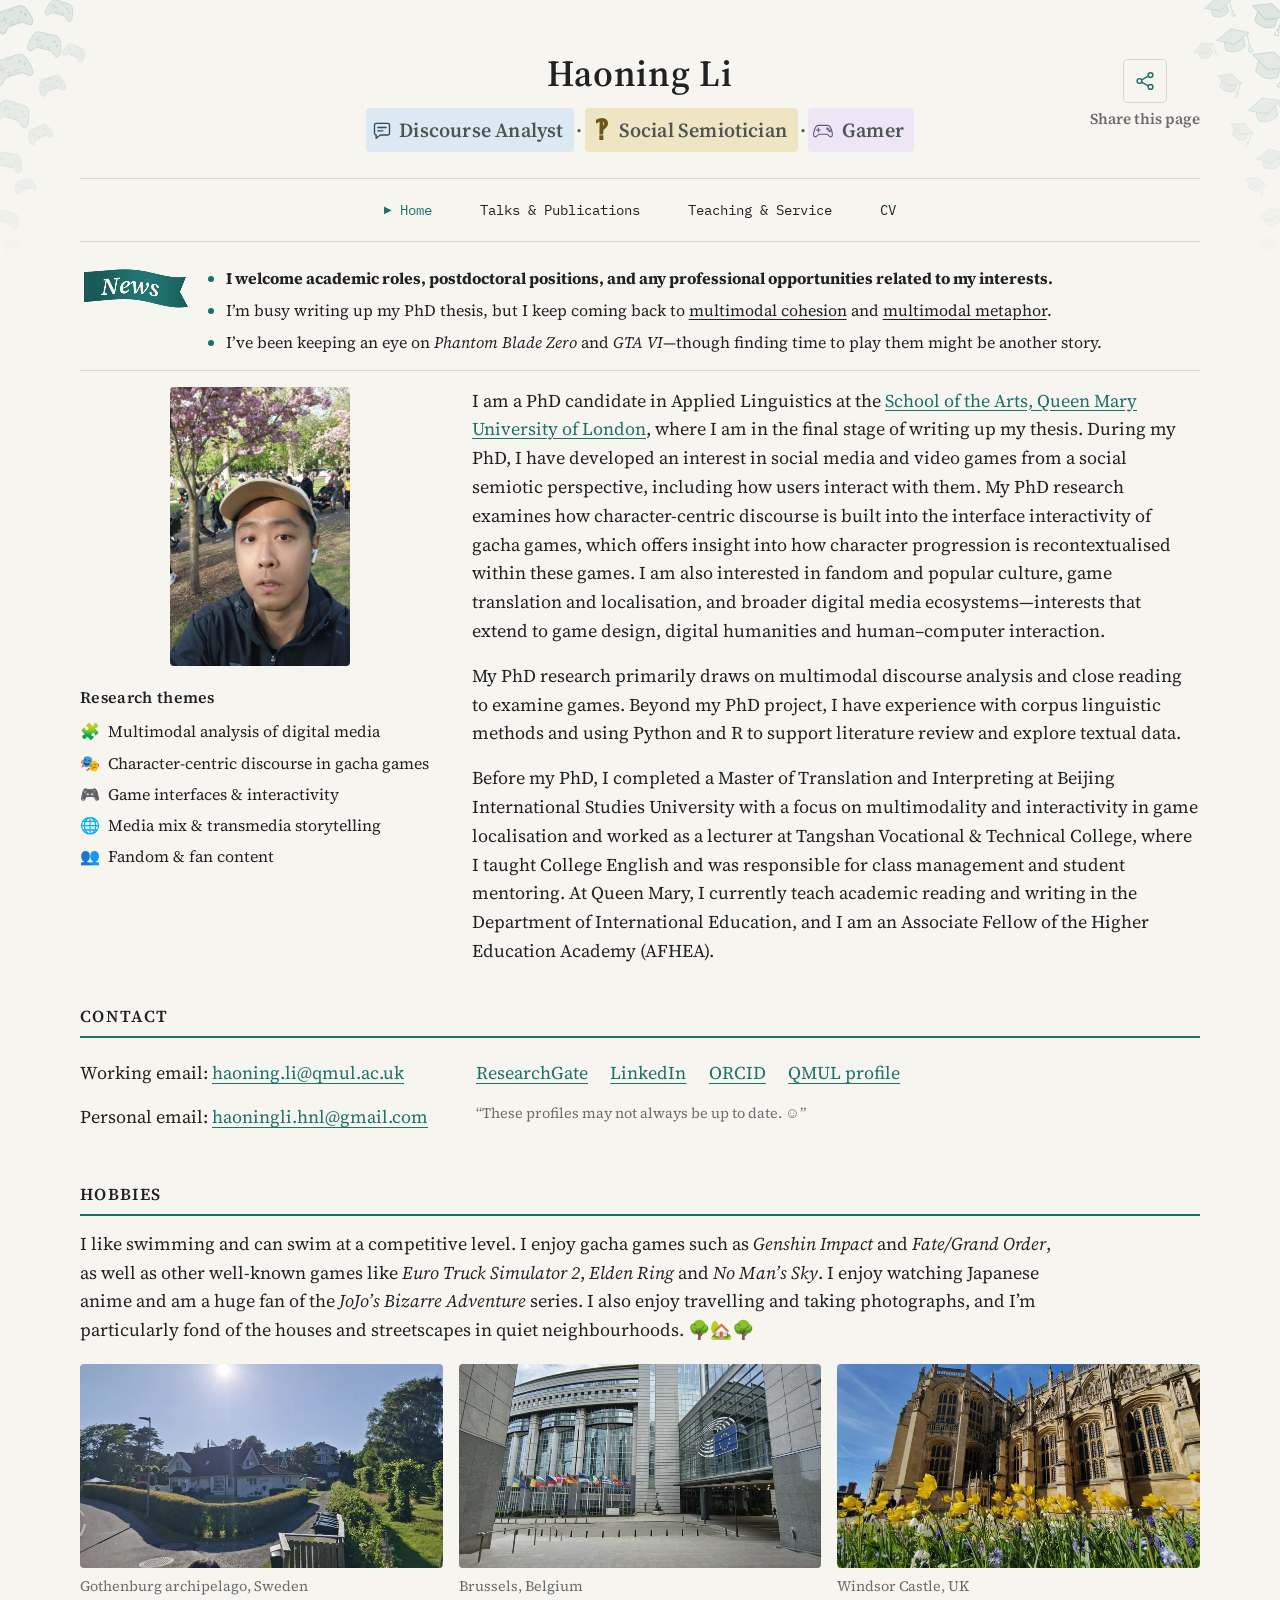
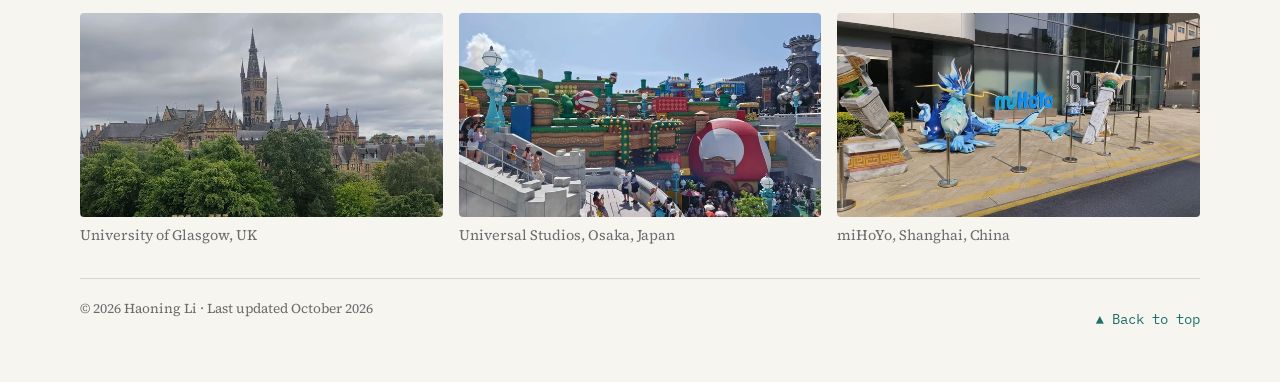
<file: index.html>
<!DOCTYPE html>
<html lang="en">
<head>
<meta charset="utf-8">
<meta name="viewport" content="width=device-width, initial-scale=1">
<title>Haoning Li — Multimodality, Games &amp; Media</title>
  <link rel="canonical" href="https://haoning-li.github.io/">
  <meta property="og:title" content="Haoning Li — Multimodality, Games &amp; Media">
  <meta property="og:site_name" content="Haoning Li — Multimodality, Games &amp; Media">
  <meta property="og:type" content="website">
  <meta property="og:url" content="https://haoning-li.github.io/">
  <meta name="twitter:title" content="Haoning Li — Multimodality, Games &amp; Media">
  <script type="application/ld+json">{"@context":"https://schema.org","@type":"WebSite","name":"Haoning Li — Multimodality, Games & Media","url":"https://haoning-li.github.io/"}</script>
<meta name="description" content="Haoning Li, PhD candidate in Applied Linguistics at Queen Mary University of London. Discourse analysis, social semiotics, multimodality and games.">
<link rel="icon" href="favicon.svg?v=chest-r7" type="image/svg+xml">
<link rel="preconnect" href="https://fonts.googleapis.com">
<link rel="preconnect" href="https://fonts.gstatic.com" crossorigin>
<link href="https://fonts.googleapis.com/css2?family=IBM+Plex+Mono:wght@400&family=Source+Serif+4:ital,opsz,wght@0,8..60,400;0,8..60,600;1,8..60,400&display=swap" rel="stylesheet">
<link rel="stylesheet" href="style.css?v=identity-pulse-r28">
<style>
/* Home-only News divider: match the navigation rule without expanding the gap. */
.news { padding-bottom: 1rem; border-bottom: 1px solid var(--rule); }
.news + .intro { margin-top: 1rem; }

/* Home-only Contact: compact two groups, with Share in the header. */
.contact-layout { grid-template-columns: max-content minmax(0, 1fr); column-gap: clamp(2rem, 4vw, 3rem); row-gap: 1rem; align-items: start; }
.contact-profiles { min-width: 0; }
.contact-profiles .links { align-items: baseline; }
.contact-profiles .links a { white-space: nowrap; }
@media (max-width: 900px) { .contact-layout { grid-template-columns: minmax(0, 1fr); gap: 1rem; } }
</style>
</head>
<body id="top">
<div class="wrap">

<header>
<dialog class="share-fallback share-dialog" id="share-fallback" aria-labelledby="share-help-title">
<div class="share-dialog-heading"><p class="share-dialog-title" id="share-help-title">Copy this name and link</p><button type="button" class="share-dialog-close">× Close</button></div>
<p class="share-dialog-help">Automatic copying is unavailable. You can copy the selected text below.</p>
<label for="share-link">Name and page link:</label>
<input id="share-link" type="text" value="Haoning Li, QMUL — https://haoning-li.github.io/" readonly>
</dialog>

  <div class="header-heading">
  <p class="name">Haoning Li</p>
<div class="header-share">
<div class="share-actions"><button type="button" class="share-trigger" id="share-homepage" aria-label="Share this page: copy name, affiliation and page link" title="Copy name and page link"><span class="share-button" aria-hidden="true"><svg viewBox="0 0 24 24" width="22" height="22" aria-hidden="true" focusable="false"><path d="M8.4 10.8l7.2-4.1M8.4 13.2l7.2 4.1"/><circle cx="6" cy="12" r="2.6"/><circle cx="18" cy="5.5" r="2.6"/><circle cx="18" cy="18.5" r="2.6"/></svg></span><span class="share-label">Share this page</span></button></div>
<p class="share-status" id="share-status" role="status" aria-live="polite" aria-atomic="true"></p>
</div>
  </div>
  <p class="tagline" aria-label="Discourse Analyst, Social Semiotician, Gamer">
    <span class="identity identity-discourse"><svg class="identity-icon" viewBox="0 0 24 24" aria-hidden="true" focusable="false"><path d="M5 4h14a2 2 0 0 1 2 2v10a2 2 0 0 1-2 2h-9l-5 4v-4a2 2 0 0 1-2-2V6a2 2 0 0 1 2-2Z"/><path d="M7 9h10M7 13h6"/></svg><span>Discourse Analyst</span></span>
    <span class="identity-separator" aria-hidden="true">·</span>
    <span class="identity identity-semiotician"><span class="identity-icon interrobang" aria-hidden="true">‽</span><span>Social Semiotician</span></span>
    <span class="identity-separator" aria-hidden="true">·</span>
    <span class="identity identity-gamer"><svg class="identity-icon" viewBox="0 0 100 100" aria-hidden="true" focusable="false"><path d="M28 29c-11 0-15 13-19 29-3 13-2 20 4 23 7 3 13-10 19-12h36c6 2 12 15 19 12 6-3 7-10 4-23-4-16-8-29-19-29z"/><path d="M29 41v18M20 50h18"/><circle cx="71" cy="45" r="3.4"/><circle cx="80" cy="54" r="3.4"/></svg><span>Gamer</span></span>
  </p>
  <nav>
    <ul>
      <li><a href="index.html" aria-current="page">Home</a></li>
      <li><a href="talks-publications.html">Talks &amp; Publications</a></li>
      <li><a href="teaching-service.html">Teaching &amp; Service</a></li>
      <li><a href="Haoning_Li_CV.pdf">CV</a></li>
    </ul>
  </nav>
</header>

<main>

<!-- News: edit the list items below; this flag is decorative, not a control. -->
<section class="news" aria-labelledby="news-title">
  <h2 class="news-flag" id="news-title" aria-label="News">
    <canvas class="news-flag-canvas" width="448" height="176" aria-hidden="true"></canvas>
    <svg class="news-flag-fallback" viewBox="0 0 112 44" width="112" height="44" aria-hidden="true" focusable="false">
      <path d="M4 6 C35 3 69 9 106 6 L100 21 L108 36 C71 40 37 32 4 36 Z" />
      <text x="50" y="29" text-anchor="middle">News</text>
    </svg>
  </h2>
  <ul class="news-copy">
    <li><b>I welcome academic roles, postdoctoral positions, and any professional opportunities related to my interests.</b></li>
    <li>I’m busy writing up my PhD thesis, but I keep coming back to <u>multimodal cohesion</u> and <u>multimodal metaphor</u>.</li>
    <li>I’ve been keeping an eye on <i>Phantom Blade Zero</i> and <i>GTA VI</i>—though finding time to play them might be another story.</li>
  </ul>
</section>


<section class="intro" aria-label="About Haoning Li">
  <aside class="profile-aside" aria-label="Portrait and research themes">
    <div class="photo"><button type="button" class="photo-link" data-full-image="images/portrait-large.webp?v=home-r13" aria-haspopup="dialog" aria-label="View larger portrait of Haoning Li"><img src="images/portrait.webp?v=home-r13" width="540" height="838" fetchpriority="high" decoding="sync" alt="Haoning Li beneath flowering trees"></button></div>
    <section class="research-themes" aria-labelledby="research-themes-title">
      <h2 id="research-themes-title">Research themes</h2>
      <ul>
        <li><span class="theme-icon" aria-hidden="true">🧩</span><span>Multimodal analysis of digital media</span></li>
        <li><span class="theme-icon" aria-hidden="true">🎭</span><span>Character-centric discourse in gacha games</span></li>
        <li><span class="theme-icon" aria-hidden="true">🎮</span><span>Game interfaces &amp; interactivity</span></li>
        <li><span class="theme-icon" aria-hidden="true">🌐</span><span>Media mix &amp; transmedia storytelling</span></li>
        <li><span class="theme-icon" aria-hidden="true">👥</span><span>Fandom &amp; fan content</span></li>
      </ul>
    </section>
  </aside>
  <div class="about"><p>I am a PhD candidate in Applied Linguistics at the <a href="https://www.qmul.ac.uk/arts/">School of the Arts, Queen Mary University of London</a>, where I am in the final stage of writing up my thesis. During my PhD, I have developed an interest in social media and video games from a social semiotic perspective, including how users interact with them. My PhD research examines how character-centric discourse is built into the interface interactivity of gacha games, which offers insight into how character progression is recontextualised within these games. I am also interested in fandom and popular culture, game translation and localisation, and broader digital media ecosystems—interests that extend to game design, digital humanities and human–computer interaction.</p>
<p>My PhD research primarily draws on multimodal discourse analysis and close reading to examine games. Beyond my PhD project, I have experience with corpus linguistic methods and using Python and R to support literature review and explore textual data.</p>
<p>Before my PhD, I completed a Master of Translation and Interpreting at Beijing International Studies University with a focus on multimodality and interactivity in game localisation and worked as a lecturer at Tangshan Vocational &amp; Technical College, where I taught College English and was responsible for class management and student mentoring. At Queen Mary, I currently teach academic reading and writing in the Department of International Education, and I am an Associate Fellow of the Higher Education Academy (AFHEA).</p></div>
</section>

<h2 id="contact">Contact</h2>
<div class="contact-layout">
<div class="contact-main">
<div class="email-addresses">
<p class="email">Working email: <a href="mailto:haoning.li@qmul.ac.uk">haoning.li@qmul.ac.uk</a></p>
<p class="email">Personal email: <a href="mailto:haoningli.hnl@gmail.com">haoningli.hnl@gmail.com</a></p>
</div>
</div>
<div class="contact-profiles">
<!-- Add future profile links as list items here; they wrap in source order. -->
<ul class="links">
  <li><a href="https://www.researchgate.net/profile/Haoning-Li-3?ev=hdr_xprf">ResearchGate</a></li>
  <li><a href="https://www.linkedin.com/in/haoning-li-ddc418">LinkedIn</a></li>
  <li><a href="https://orcid.org/0009-0002-2025-0851">ORCID</a></li>
<li><a href="https://www.qmul.ac.uk/arts/people/academic-and-research-staff/phd-students/haoning-li.html">QMUL profile</a></li>
</ul>
<p class="profile-note">“These profiles may not always be up to date. ☺️”</p>
</div>
</div>

<h2 id="hobbies">Hobbies</h2>
<p class="hobbies-text">I like swimming and can swim at a competitive level. I enjoy gacha games such as <i>Genshin Impact</i> and <i>Fate/Grand Order</i>, as well as other well-known games like <i>Euro Truck Simulator 2</i>, <i>Elden Ring</i> and <i>No Man’s Sky</i>. I enjoy watching Japanese anime and am a huge fan of the <i>JoJo’s Bizarre Adventure</i> series. I also enjoy travelling and taking photographs, and I’m particularly fond of the houses and streetscapes in quiet neighbourhoods. <span class="hobbies-emoji" role="img" aria-label="A house between two trees">🌳🏡🌳</span></p>
<div class="photos travel-photos">
<figure><button type="button" class="photo-link" data-full-image="images/archipelago-large.webp" aria-haspopup="dialog" aria-label="View larger photo: Gothenburg archipelago, Sweden"><img src="images/archipelago.webp" width="720" height="405" loading="eager" decoding="sync" alt="Houses and greenery in the Gothenburg archipelago"></button><figcaption>Gothenburg archipelago, Sweden</figcaption></figure>
<figure><button type="button" class="photo-link" data-full-image="images/brussels-large.webp" aria-haspopup="dialog" aria-label="View larger photo: Brussels, Belgium"><img src="images/brussels.webp" width="720" height="405" loading="eager" decoding="sync" alt="A building and flags in Brussels"></button><figcaption>Brussels, Belgium</figcaption></figure>
<figure><button type="button" class="photo-link" data-full-image="images/windsor-large.webp" aria-haspopup="dialog" aria-label="View larger photo: Windsor Castle, UK"><img src="images/windsor.webp" width="720" height="405" loading="eager" decoding="sync" alt="Windsor Castle with flowers in the foreground"></button><figcaption>Windsor Castle, UK</figcaption></figure>
<figure><button type="button" class="photo-link" data-full-image="images/glasgow-large.webp" aria-haspopup="dialog" aria-label="View larger photo: University of Glasgow, UK"><img src="images/glasgow.webp" width="720" height="405" loading="lazy" decoding="async" alt="The University of Glasgow tower, campus buildings and surrounding trees"></button><figcaption>University of Glasgow, UK</figcaption></figure>
<figure><button type="button" class="photo-link" data-full-image="images/osaka-large.webp" aria-haspopup="dialog" aria-label="View larger photo: Universal Studios, Osaka, Japan"><img src="images/osaka.webp" width="720" height="405" loading="lazy" decoding="async" alt="The Super Nintendo World landscape at Universal Studios in Osaka"></button><figcaption>Universal Studios, Osaka, Japan</figcaption></figure>
<figure><button type="button" class="photo-link" data-full-image="images/mihoyo-large.webp" aria-haspopup="dialog" aria-label="View larger photo: miHoYo, Shanghai, China"><img src="images/mihoyo.webp" width="720" height="405" loading="eager" decoding="sync" alt="A dragon installation outside miHoYo in Shanghai"></button><figcaption>miHoYo, Shanghai, China</figcaption></figure>
</div>

</main>

<footer>
  <span>&copy; 2026 Haoning Li &middot; Last updated October 2026</span>
  <a href="#top">▲ Back to top</a>
</footer>

</div>

<dialog class="photo-viewer" aria-labelledby="photo-viewer-caption">
  <div class="viewer-toolbar">
    <p id="photo-viewer-caption" class="viewer-caption">Photo</p>
    <button class="viewer-close" type="button" aria-label="Close photo viewer" autofocus>× Close</button>
  </div>
  <img class="viewer-image" alt="">
  <p class="viewer-hint">Click the photo or background to close · Esc</p>
</dialog>
<script>
(() => {
  const viewer = document.querySelector('.photo-viewer');
  const image = viewer.querySelector('.viewer-image');
  const caption = viewer.querySelector('.viewer-caption');
  let trigger = null;
  document.querySelectorAll('.photo-link').forEach(button => {
    button.addEventListener('click', () => {
      if (typeof viewer.showModal !== 'function') return;
      trigger = button;
      image.src = button.dataset.fullImage;
      image.alt = button.querySelector('img').alt;
      caption.textContent = button.closest('figure')?.querySelector('figcaption')?.textContent || 'Haoning Li';
      viewer.showModal();
      document.body.classList.add('viewer-open');
    });
  });
  viewer.querySelector('.viewer-close').addEventListener('click', () => viewer.close());
  viewer.addEventListener('keydown', event => {
    if (event.key === 'Tab') {
      event.preventDefault();
      viewer.querySelector('.viewer-close').focus();
    }
  });
  viewer.addEventListener('click', event => {
    if (!event.target.closest('.viewer-toolbar')) viewer.close();
  });
  viewer.addEventListener('close', () => {
    document.body.classList.remove('viewer-open');
    if (trigger) trigger.focus({preventScroll: true});
  });
})();
</script>
<script>
(() => {
  const button = document.querySelector('#share-homepage');
  if (!button) return;
  const status = document.querySelector('#share-status');
  const fallback = document.querySelector('#share-fallback');
  const field = document.querySelector('#share-link');
  const shareText = 'Haoning Li, QMUL — https://haoning-li.github.io/';
  // Decorative identity motion: one introduction per page load, plus successful shares.
  const icons = [...document.querySelectorAll('.identity-icon')];
  const tagline = document.querySelector('.tagline');
  const reducedMotion = window.matchMedia('(prefers-reduced-motion: reduce)');
  let introduced = false;
  let introTimer;
  let activeMotion = [];
  let motionUntil = 0;
  let fontsReady = false;
  const markIntroduced = () => {
    introduced = true;
    clearTimeout(introTimer);
  };
  const iconFrames = [
    [0, 0, 0, 1], [.10, -2, -3, 1.06], [.24, 2, 3, 1.12],
    [.38, -1.6, -2.4, 1.10], [.52, 1.6, 2.4, 1.075],
    [.66, -.9, -1.35, 1.045], [.80, .9, 1.35, 1.015], [1, 0, 0, 1]
  ].map(([offset, x, angle, scale]) => ({offset, transform: `translateY(-50%) translateX(${x}px) rotate(${angle}deg) scale(${scale})`}));
  const feedbackFrames = [
    [0, 0], [.10, -1], [.24, 1], [.38, -.8],
    [.52, .8], [.66, -.45], [.80, .45], [1, 0]
  ].map(([offset, x]) => ({offset, transform: `translateX(${x}px)`}));
  const playIdentityPulse = (feedback) => {
    markIntroduced();
    if (reducedMotion.matches || document.visibilityState !== 'visible' || !icons.length || !icons[0].animate) return;
    const now = document.timeline.currentTime;
    if (now === null || now < motionUntil) return;
    motionUntil = now + 280;
    activeMotion = icons.map(icon => icon.animate(iconFrames, {duration: 280, easing: 'linear'}));
    if (feedback) activeMotion.push(feedback.animate(feedbackFrames, {duration: 280, easing: 'linear'}));
    activeMotion.forEach(animation => { animation.startTime = now; });
  };
  const considerIntroduction = () => {
    clearTimeout(introTimer);
    if (introduced || !fontsReady || !tagline || document.visibilityState !== 'visible') return;
    const rect = tagline.getBoundingClientRect();
    if (rect.top < 0 || rect.bottom > window.innerHeight) return;
    introTimer = setTimeout(() => {
      const current = tagline.getBoundingClientRect();
      if (document.visibilityState === 'visible' && current.top >= 0 && current.bottom <= window.innerHeight) playIdentityPulse();
    }, 450);
  };
  // Do not let a stalled external font prevent the introduction indefinitely.
  const readyFonts = Promise.race([
    document.fonts ? document.fonts.ready : Promise.resolve(),
    new Promise(resolve => setTimeout(resolve, 1500))
  ]);
  readyFonts.then(() => { fontsReady = true; considerIntroduction(); });
  document.addEventListener('visibilitychange', considerIntroduction);
  window.addEventListener('pageshow', considerIntroduction);
  window.addEventListener('scroll', considerIntroduction, {passive: true});
  window.addEventListener('resize', considerIntroduction, {passive: true});
  reducedMotion.addEventListener('change', () => {
    if (reducedMotion.matches) {
      activeMotion.forEach(animation => animation.cancel());
      motionUntil = 0;
    }
  });
  let feedbackTimer;
  let clearFeedbackTimer;
  fallback.querySelector('.share-dialog-close').addEventListener('click', () => fallback.close());
  fallback.addEventListener('close', () => button.focus({preventScroll: true}));
  fallback.addEventListener('click', (event) => {
    const box = fallback.getBoundingClientRect();
    if (event.clientX < box.left || event.clientX > box.right || event.clientY < box.top || event.clientY > box.bottom) fallback.close();
  });
  button.addEventListener('click', async () => {
    clearTimeout(feedbackTimer);
    clearTimeout(clearFeedbackTimer);
    status.classList.remove('is-fading');
    button.disabled = true;
    status.textContent = '';
    if (fallback.open) fallback.close();
    let copied = false;
    try {
      if (navigator.clipboard && typeof navigator.clipboard.writeText === 'function') {
        await navigator.clipboard.writeText(shareText);
        copied = true;
      }
    } catch (_) { /* Try the legacy copy path below. */ }
    if (!copied) {
      const temporary = document.createElement('textarea');
      temporary.value = shareText;
      temporary.readOnly = true;
      temporary.setAttribute('aria-hidden', 'true');
      temporary.style.cssText = 'position:fixed;left:-9999px;top:0;opacity:0';
      document.body.appendChild(temporary);
      temporary.select();
      temporary.setSelectionRange(0, shareText.length);
      try { copied = document.execCommand('copy'); } catch (_) { copied = false; }
      temporary.remove();
    }
    button.disabled = false;
    if (copied) {
      status.textContent = 'Copied! Thank you 😊';
      playIdentityPulse(status);
      button.focus({preventScroll: true});
      feedbackTimer = setTimeout(() => {
        status.classList.add('is-fading');
        clearFeedbackTimer = setTimeout(() => {
          status.textContent = '';
          status.classList.remove('is-fading');
        }, 120);
      }, 2000);
    } else {
      fallback.showModal();
      field.focus({preventScroll: true});
      field.select();
    }
  });
})();
</script>
<script>
// News: one shared fabric wave deforms both the cloth and the printed lettering.
// No pointer, click, keyboard, pause, or resume controls are attached to the flag.
(async () => {
  const flag = document.querySelector('.news-flag');
  if (!flag) return;
  const canvas = flag.querySelector('canvas');
  const out = canvas.getContext('2d');
  const texture = document.createElement('canvas');
  const W = 112, H = 44, RES = 4, PERIOD = 3000, AMPLITUDE = 5.2;
  texture.width = W * RES; texture.height = H * RES;
  const tex = texture.getContext('2d');
  if (!out || !tex) return; // The static SVG remains visible without Canvas support.
  const preference = window.matchMedia('(prefers-reduced-motion: reduce)');
  const style = getComputedStyle(flag);
  const foreground = style.getPropertyValue('--bg').trim() || '#f7f5f0';
  const color = (style.getPropertyValue('--accent').trim() || '#1f6f6b').replace('#', '');
  const base = color.length === 6 ? [0, 2, 4].map(i => parseInt(color.slice(i, i + 2), 16)) : [31, 111, 107];
  const silhouette = new Path2D('M4 6 C35 3 69 9 106 6 L100 21 L108 36 C71 40 37 32 4 36 Z');
  let elapsed = 0, raf = 0, lastStamp = null, lastDraw = -Infinity;
  try { await document.fonts.load('italic 600 24px "NewsFlagSerif"'); } catch (_) { /* Georgia fallback. */ }
  function draw(ms) {
    const phase = 2 * Math.PI * ((ms % PERIOD) / PERIOD);
    tex.setTransform(RES, 0, 0, RES, 0, 0); tex.clearRect(0, 0, W, H);
    tex.save(); tex.clip(silhouette);
    const lighting = tex.createLinearGradient(0, 0, W, 0);
    for (let x = 0; x <= W; x += 2) {
      const shade = 0.935 + 0.125 * Math.cos(2 * Math.PI * x / W - phase + 0.35);
      lighting.addColorStop(x / W, `rgb(${base.map(v => Math.round(v * shade)).join(' ')})`);
    }
    tex.fillStyle = lighting; tex.fillRect(0, 0, W, H);
    tex.font = 'italic 600 24px NewsFlagSerif, Georgia, serif';
    tex.textAlign = 'center'; tex.textBaseline = 'alphabetic'; tex.fillStyle = foreground;
    const metrics = tex.measureText('News');
    tex.fillText('News', 50, 22 + (metrics.actualBoundingBoxAscent - metrics.actualBoundingBoxDescent) / 2);
    tex.restore();
    out.setTransform(RES, 0, 0, RES, 0, 0); out.clearRect(0, 0, W, H); out.imageSmoothingEnabled = true;
    for (let x = 0; x < W; x += 0.5) {
      const free = Math.max(0, (x - 4) / 104);
      const offset = AMPLITUDE * Math.pow(free, 0.85) * Math.sin(2 * Math.PI * x / W - phase);
      out.drawImage(texture, x * RES, 0, 0.5 * RES, H * RES, x, offset, 0.5, H);
    }
  }
  function frame(stamp) {
    if (preference.matches || document.hidden) return;
    if (lastStamp !== null) elapsed += Math.min(stamp - lastStamp, 64);
    lastStamp = stamp;
    if (stamp - lastDraw >= 1000 / 30) { draw(elapsed); lastDraw = stamp; }
    raf = requestAnimationFrame(frame);
  }
  function start() {
    cancelAnimationFrame(raf); lastStamp = null; lastDraw = -Infinity;
    if (preference.matches) { elapsed = 0; draw(0); }
    else if (!document.hidden) raf = requestAnimationFrame(frame);
  }
  draw(0); flag.classList.add('ready'); start();
  document.addEventListener('visibilitychange', start);
  if (preference.addEventListener) preference.addEventListener('change', start);
  else preference.addListener(start);
})();
</script>
</body>
</html>
</file>
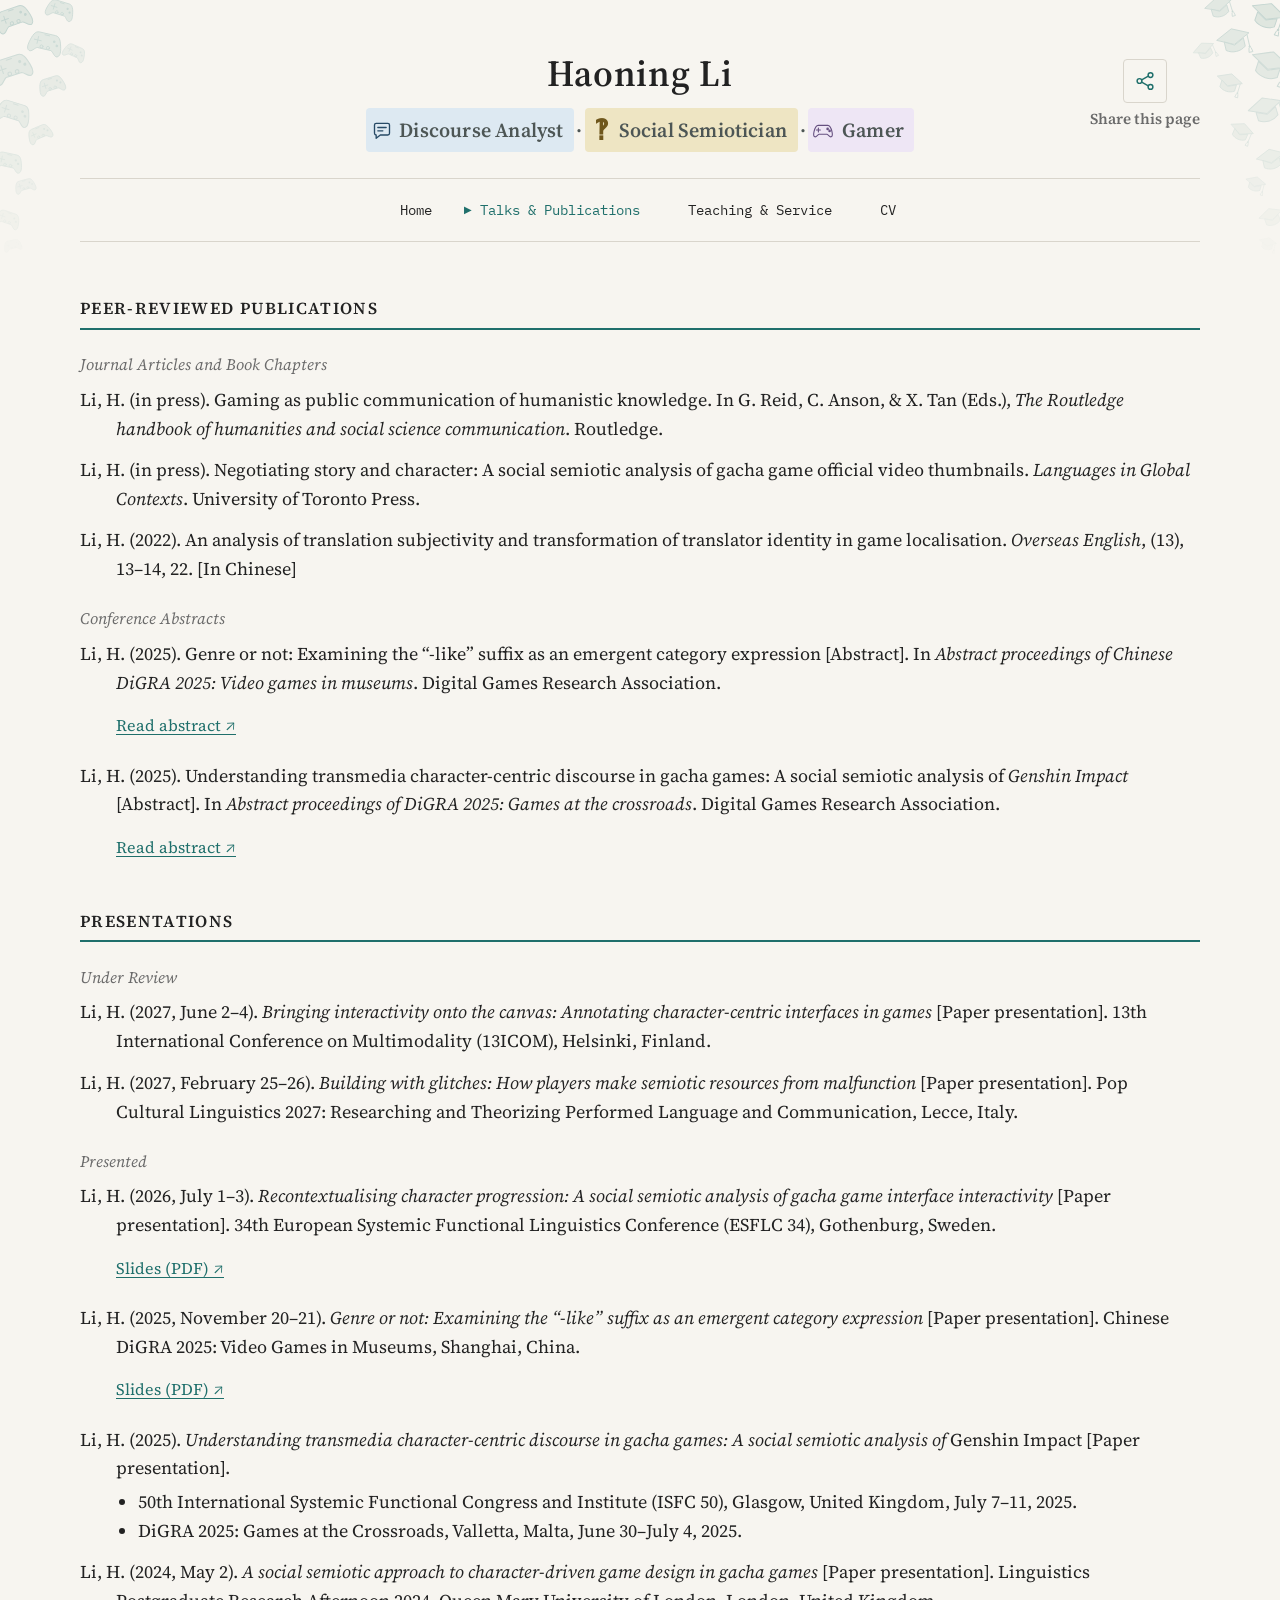
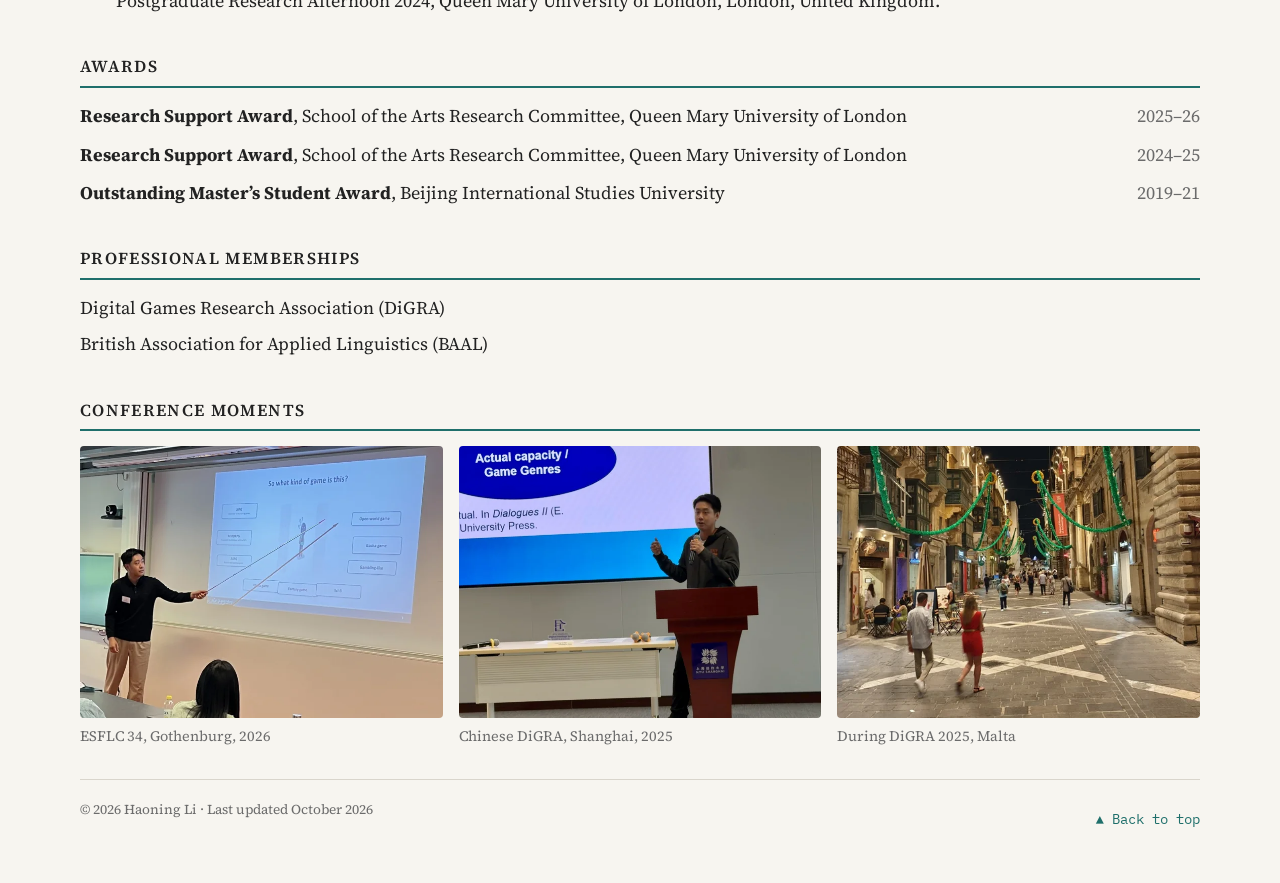
<file: talks-publications.html>
<!DOCTYPE html>
<html lang="en">
<head>
<meta charset="utf-8">
<meta name="viewport" content="width=device-width, initial-scale=1">
<title>Haoning Li — Multimodality, Games &amp; Media</title>
  <link rel="canonical" href="https://haoning-li.github.io/talks-publications.html">
  <meta property="og:title" content="Haoning Li — Multimodality, Games &amp; Media">
  <meta property="og:site_name" content="Haoning Li — Multimodality, Games &amp; Media">
  <meta property="og:type" content="website">
  <meta property="og:url" content="https://haoning-li.github.io/talks-publications.html">
  <meta name="twitter:title" content="Haoning Li — Multimodality, Games &amp; Media">
<meta name="description" content="Haoning Li, PhD candidate in Applied Linguistics at Queen Mary University of London. Discourse analysis, social semiotics, multimodality and games.">
<link rel="icon" href="favicon.svg?v=chest-r7" type="image/svg+xml">
<link rel="preconnect" href="https://fonts.googleapis.com">
<link rel="preconnect" href="https://fonts.gstatic.com" crossorigin>
<link href="https://fonts.googleapis.com/css2?family=IBM+Plex+Mono:wght@400&family=Source+Serif+4:ital,opsz,wght@0,8..60,400;0,8..60,600;1,8..60,400&display=swap" rel="stylesheet">
<link rel="stylesheet" href="style.css?v=identity-pulse-r28">
</head>
<body id="top">
<div class="wrap">

<header>
<dialog class="share-fallback share-dialog" id="share-fallback" aria-labelledby="share-help-title">
<div class="share-dialog-heading"><p class="share-dialog-title" id="share-help-title">Copy this name and link</p><button type="button" class="share-dialog-close">× Close</button></div>
<p class="share-dialog-help">Automatic copying is unavailable. You can copy the selected text below.</p>
<label for="share-link">Name and page link:</label>
<input id="share-link" type="text" value="Haoning Li, QMUL — https://haoning-li.github.io/talks-publications.html" readonly>
</dialog>

  <div class="header-heading">
  <p class="name">Haoning Li</p>
<div class="header-share">
<div class="share-actions"><button type="button" class="share-trigger" id="share-homepage" aria-label="Share this page: copy name, affiliation and page link" title="Copy name and page link"><span class="share-button" aria-hidden="true"><svg viewBox="0 0 24 24" width="22" height="22" aria-hidden="true" focusable="false"><path d="M8.4 10.8l7.2-4.1M8.4 13.2l7.2 4.1"/><circle cx="6" cy="12" r="2.6"/><circle cx="18" cy="5.5" r="2.6"/><circle cx="18" cy="18.5" r="2.6"/></svg></span><span class="share-label">Share this page</span></button></div>
<p class="share-status" id="share-status" role="status" aria-live="polite" aria-atomic="true"></p>
</div>
  </div>
  <p class="tagline" aria-label="Discourse Analyst, Social Semiotician, Gamer">
    <span class="identity identity-discourse"><svg class="identity-icon" viewBox="0 0 24 24" aria-hidden="true" focusable="false"><path d="M5 4h14a2 2 0 0 1 2 2v10a2 2 0 0 1-2 2h-9l-5 4v-4a2 2 0 0 1-2-2V6a2 2 0 0 1 2-2Z"/><path d="M7 9h10M7 13h6"/></svg><span>Discourse Analyst</span></span>
    <span class="identity-separator" aria-hidden="true">·</span>
    <span class="identity identity-semiotician"><span class="identity-icon interrobang" aria-hidden="true">‽</span><span>Social Semiotician</span></span>
    <span class="identity-separator" aria-hidden="true">·</span>
    <span class="identity identity-gamer"><svg class="identity-icon" viewBox="0 0 100 100" aria-hidden="true" focusable="false"><path d="M28 29c-11 0-15 13-19 29-3 13-2 20 4 23 7 3 13-10 19-12h36c6 2 12 15 19 12 6-3 7-10 4-23-4-16-8-29-19-29z"/><path d="M29 41v18M20 50h18"/><circle cx="71" cy="45" r="3.4"/><circle cx="80" cy="54" r="3.4"/></svg><span>Gamer</span></span>
  </p>
  <nav>
    <ul>
      <li><a href="index.html">Home</a></li>
      <li><a href="talks-publications.html" aria-current="page">Talks &amp; Publications</a></li>
      <li><a href="teaching-service.html">Teaching &amp; Service</a></li>
      <li><a href="Haoning_Li_CV.pdf">CV</a></li>
    </ul>
  </nav>
</header>

<main>


<h2 id="publications">Peer-Reviewed Publications</h2>
<h3>Journal Articles and Book Chapters</h3>
<ul class="refs">
  <li>Li, H. (in press). Gaming as public communication of humanistic knowledge. In G. Reid, C. Anson, &amp; X. Tan (Eds.), <i>The Routledge handbook of humanities and social science communication</i>. Routledge.</li>
  <li>Li, H. (in press). Negotiating story and character: A social semiotic analysis of gacha game official video thumbnails. <i>Languages in Global Contexts</i>. University of Toronto Press.</li>
  <li>Li, H. (2022). An analysis of translation subjectivity and transformation of translator identity in game localisation. <i>Overseas English</i>, (13), 13–14, 22. [In Chinese]</li>
</ul>
<h3>Conference Abstracts</h3>
<ul class="refs">
  <li>Li, H. (2025). Genre or not: Examining the “-like” suffix as an emergent category expression [Abstract]. In <i>Abstract proceedings of Chinese DiGRA 2025: Video games in museums</i>. Digital Games Research Association. <div class="pub-links"><a href="https://doi.org/10.26503/dl.v2025i4.2769">Read abstract ↗</a></div></li>
  <li>Li, H. (2025). Understanding transmedia character-centric discourse in gacha games: A social semiotic analysis of <i>Genshin Impact</i> [Abstract]. In <i>Abstract proceedings of DiGRA 2025: Games at the crossroads</i>. Digital Games Research Association. <div class="pub-links"><a href="https://doi.org/10.26503/dl.v2025i3.2556">Read abstract ↗</a></div></li>
</ul>

<h2 id="presentations">Presentations</h2>
<h3>Under Review</h3>
<ul class="refs">
  <li>Li, H. (2027, June 2–4). <i>Bringing interactivity onto the canvas: Annotating character-centric interfaces in games</i> [Paper presentation]. 13th International Conference on Multimodality (13ICOM), Helsinki, Finland.</li>
  <li>Li, H. (2027, February 25–26). <i>Building with glitches: How players make semiotic resources from malfunction</i> [Paper presentation]. Pop Cultural Linguistics 2027: Researching and Theorizing Performed Language and Communication, Lecce, Italy.</li>
</ul>
<h3>Presented</h3>
<ul class="refs">
  <li>Li, H. (2026, July 1–3). <i>Recontextualising character progression: A social semiotic analysis of gacha game interface interactivity</i> [Paper presentation]. 34th European Systemic Functional Linguistics Conference (ESFLC 34), Gothenburg, Sweden.<div class="pub-links"><a href="documents/Haoning_Li_ESFLC34.pdf">Slides (PDF) ↗</a></div></li>
  <li>Li, H. (2025, November 20–21). <i>Genre or not: Examining the “-like” suffix as an emergent category expression</i> [Paper presentation]. Chinese DiGRA 2025: Video Games in Museums, Shanghai, China.<div class="pub-links"><a href="documents/Haoning_Li_Chinese_DiGRA_2025.pdf">Slides (PDF) ↗</a></div></li>
  <li>Li, H. (2025). <i>Understanding transmedia character-centric discourse in gacha games: A social semiotic analysis of</i> Genshin Impact [Paper presentation].
    <ul>
      <li>50th International Systemic Functional Congress and Institute (ISFC 50), Glasgow, United Kingdom, July 7–11, 2025.</li>
      <li>DiGRA 2025: Games at the Crossroads, Valletta, Malta, June 30–July 4, 2025.</li>
    </ul>
  </li>
  <li>Li, H. (2024, May 2). <i>A social semiotic approach to character-driven game design in gacha games</i> [Paper presentation]. Linguistics Postgraduate Research Afternoon 2024, Queen Mary University of London, London, United Kingdom.</li>
</ul>

<h2 id="awards">Awards</h2>
<div class="entry"><span><b>Research Support Award</b>, School of the Arts Research Committee, Queen Mary University of London</span><span class="date">2025–26</span></div>
<div class="entry"><span><b>Research Support Award</b>, School of the Arts Research Committee, Queen Mary University of London</span><span class="date">2024–25</span></div>
<div class="entry"><span><b>Outstanding Master’s Student Award</b>, Beijing International Studies University</span><span class="date">2019–21</span></div>

<h2 id="memberships">Professional Memberships</h2>
<ul class="plain">
  <li>Digital Games Research Association (DiGRA)</li>
  <li>British Association for Applied Linguistics (BAAL)</li>
</ul>

<h2 id="conference-photos">Conference Moments</h2>
<div class="photos conference-photos">
<figure><button type="button" class="photo-link" data-full-image="images/esflc-large.webp" aria-haspopup="dialog" aria-label="View larger photo: ESFLC 34, Gothenburg, 2026"><img src="images/esflc.webp" width="720" height="537" loading="eager" decoding="sync" alt="Speaker pointing to the projected slides at ESFLC 34"></button><figcaption>ESFLC 34, Gothenburg, 2026</figcaption></figure>
<figure><button type="button" class="photo-link" data-full-image="images/cdigra-large.webp" aria-haspopup="dialog" aria-label="View larger photo: Chinese DiGRA, Shanghai, 2025"><img src="images/cdigra.webp" width="720" height="540" loading="eager" decoding="sync" alt="Speaker presenting at the NYU Shanghai podium" class="cdigra-photo"></button><figcaption>Chinese DiGRA, Shanghai, 2025</figcaption></figure>
<figure><button type="button" class="photo-link" data-full-image="images/malta-large.webp" aria-haspopup="dialog" aria-label="View larger photo: During DiGRA 2025, Malta"><img src="images/malta.webp" width="540" height="960" loading="eager" decoding="sync" alt="An illuminated street in Malta" class="malta-photo"></button><figcaption>During DiGRA 2025, Malta</figcaption></figure>
</div>


</main>

<footer>
  <span>&copy; 2026 Haoning Li &middot; Last updated October 2026</span>
  <a href="#top">▲ Back to top</a>
</footer>

</div>

<dialog class="photo-viewer" aria-labelledby="photo-viewer-caption">
  <div class="viewer-toolbar">
    <p id="photo-viewer-caption" class="viewer-caption">Photo</p>
    <button class="viewer-close" type="button" aria-label="Close photo viewer" autofocus>× Close</button>
  </div>
  <img class="viewer-image" alt="">
  <p class="viewer-hint">Click the photo or background to close · Esc</p>
</dialog>
<script>
(() => {
  const viewer = document.querySelector('.photo-viewer');
  const image = viewer.querySelector('.viewer-image');
  const caption = viewer.querySelector('.viewer-caption');
  let trigger = null;
  document.querySelectorAll('.photo-link').forEach(button => {
    button.addEventListener('click', () => {
      if (typeof viewer.showModal !== 'function') return;
      trigger = button;
      image.src = button.dataset.fullImage;
      image.alt = button.querySelector('img').alt;
      caption.textContent = button.closest('figure')?.querySelector('figcaption')?.textContent || 'Haoning Li';
      viewer.showModal();
      document.body.classList.add('viewer-open');
    });
  });
  viewer.querySelector('.viewer-close').addEventListener('click', () => viewer.close());
  viewer.addEventListener('keydown', event => {
    if (event.key === 'Tab') {
      event.preventDefault();
      viewer.querySelector('.viewer-close').focus();
    }
  });
  viewer.addEventListener('click', event => {
    if (!event.target.closest('.viewer-toolbar')) viewer.close();
  });
  viewer.addEventListener('close', () => {
    document.body.classList.remove('viewer-open');
    if (trigger) trigger.focus({preventScroll: true});
  });
})();
</script>
<script>
(() => {
  const button = document.querySelector('#share-homepage');
  if (!button) return;
  const status = document.querySelector('#share-status');
  const fallback = document.querySelector('#share-fallback');
  const field = document.querySelector('#share-link');
  const shareText = 'Haoning Li, QMUL — https://haoning-li.github.io/talks-publications.html';
  // Decorative identity motion: one introduction per page load, plus successful shares.
  const icons = [...document.querySelectorAll('.identity-icon')];
  const tagline = document.querySelector('.tagline');
  const reducedMotion = window.matchMedia('(prefers-reduced-motion: reduce)');
  let introduced = false;
  let introTimer;
  let activeMotion = [];
  let motionUntil = 0;
  let fontsReady = false;
  const markIntroduced = () => {
    introduced = true;
    clearTimeout(introTimer);
  };
  const iconFrames = [
    [0, 0, 0, 1], [.10, -2, -3, 1.06], [.24, 2, 3, 1.12],
    [.38, -1.6, -2.4, 1.10], [.52, 1.6, 2.4, 1.075],
    [.66, -.9, -1.35, 1.045], [.80, .9, 1.35, 1.015], [1, 0, 0, 1]
  ].map(([offset, x, angle, scale]) => ({offset, transform: `translateY(-50%) translateX(${x}px) rotate(${angle}deg) scale(${scale})`}));
  const feedbackFrames = [
    [0, 0], [.10, -1], [.24, 1], [.38, -.8],
    [.52, .8], [.66, -.45], [.80, .45], [1, 0]
  ].map(([offset, x]) => ({offset, transform: `translateX(${x}px)`}));
  const playIdentityPulse = (feedback) => {
    markIntroduced();
    if (reducedMotion.matches || document.visibilityState !== 'visible' || !icons.length || !icons[0].animate) return;
    const now = document.timeline.currentTime;
    if (now === null || now < motionUntil) return;
    motionUntil = now + 280;
    activeMotion = icons.map(icon => icon.animate(iconFrames, {duration: 280, easing: 'linear'}));
    if (feedback) activeMotion.push(feedback.animate(feedbackFrames, {duration: 280, easing: 'linear'}));
    activeMotion.forEach(animation => { animation.startTime = now; });
  };
  const considerIntroduction = () => {
    clearTimeout(introTimer);
    if (introduced || !fontsReady || !tagline || document.visibilityState !== 'visible') return;
    const rect = tagline.getBoundingClientRect();
    if (rect.top < 0 || rect.bottom > window.innerHeight) return;
    introTimer = setTimeout(() => {
      const current = tagline.getBoundingClientRect();
      if (document.visibilityState === 'visible' && current.top >= 0 && current.bottom <= window.innerHeight) playIdentityPulse();
    }, 450);
  };
  // Do not let a stalled external font prevent the introduction indefinitely.
  const readyFonts = Promise.race([
    document.fonts ? document.fonts.ready : Promise.resolve(),
    new Promise(resolve => setTimeout(resolve, 1500))
  ]);
  readyFonts.then(() => { fontsReady = true; considerIntroduction(); });
  document.addEventListener('visibilitychange', considerIntroduction);
  window.addEventListener('pageshow', considerIntroduction);
  window.addEventListener('scroll', considerIntroduction, {passive: true});
  window.addEventListener('resize', considerIntroduction, {passive: true});
  reducedMotion.addEventListener('change', () => {
    if (reducedMotion.matches) {
      activeMotion.forEach(animation => animation.cancel());
      motionUntil = 0;
    }
  });
  let feedbackTimer;
  let clearFeedbackTimer;
  fallback.querySelector('.share-dialog-close').addEventListener('click', () => fallback.close());
  fallback.addEventListener('close', () => button.focus({preventScroll: true}));
  fallback.addEventListener('click', (event) => {
    const box = fallback.getBoundingClientRect();
    if (event.clientX < box.left || event.clientX > box.right || event.clientY < box.top || event.clientY > box.bottom) fallback.close();
  });
  button.addEventListener('click', async () => {
    clearTimeout(feedbackTimer);
    clearTimeout(clearFeedbackTimer);
    status.classList.remove('is-fading');
    button.disabled = true;
    status.textContent = '';
    if (fallback.open) fallback.close();
    let copied = false;
    try {
      if (navigator.clipboard && typeof navigator.clipboard.writeText === 'function') {
        await navigator.clipboard.writeText(shareText);
        copied = true;
      }
    } catch (_) { /* Try the legacy copy path below. */ }
    if (!copied) {
      const temporary = document.createElement('textarea');
      temporary.value = shareText;
      temporary.readOnly = true;
      temporary.setAttribute('aria-hidden', 'true');
      temporary.style.cssText = 'position:fixed;left:-9999px;top:0;opacity:0';
      document.body.appendChild(temporary);
      temporary.select();
      temporary.setSelectionRange(0, shareText.length);
      try { copied = document.execCommand('copy'); } catch (_) { copied = false; }
      temporary.remove();
    }
    button.disabled = false;
    if (copied) {
      status.textContent = 'Copied! Thank you 😊';
      playIdentityPulse(status);
      button.focus({preventScroll: true});
      feedbackTimer = setTimeout(() => {
        status.classList.add('is-fading');
        clearFeedbackTimer = setTimeout(() => {
          status.textContent = '';
          status.classList.remove('is-fading');
        }, 120);
      }, 2000);
    } else {
      fallback.showModal();
      field.focus({preventScroll: true});
      field.select();
    }
  });
})();
</script>
</body>
</html>
</file>
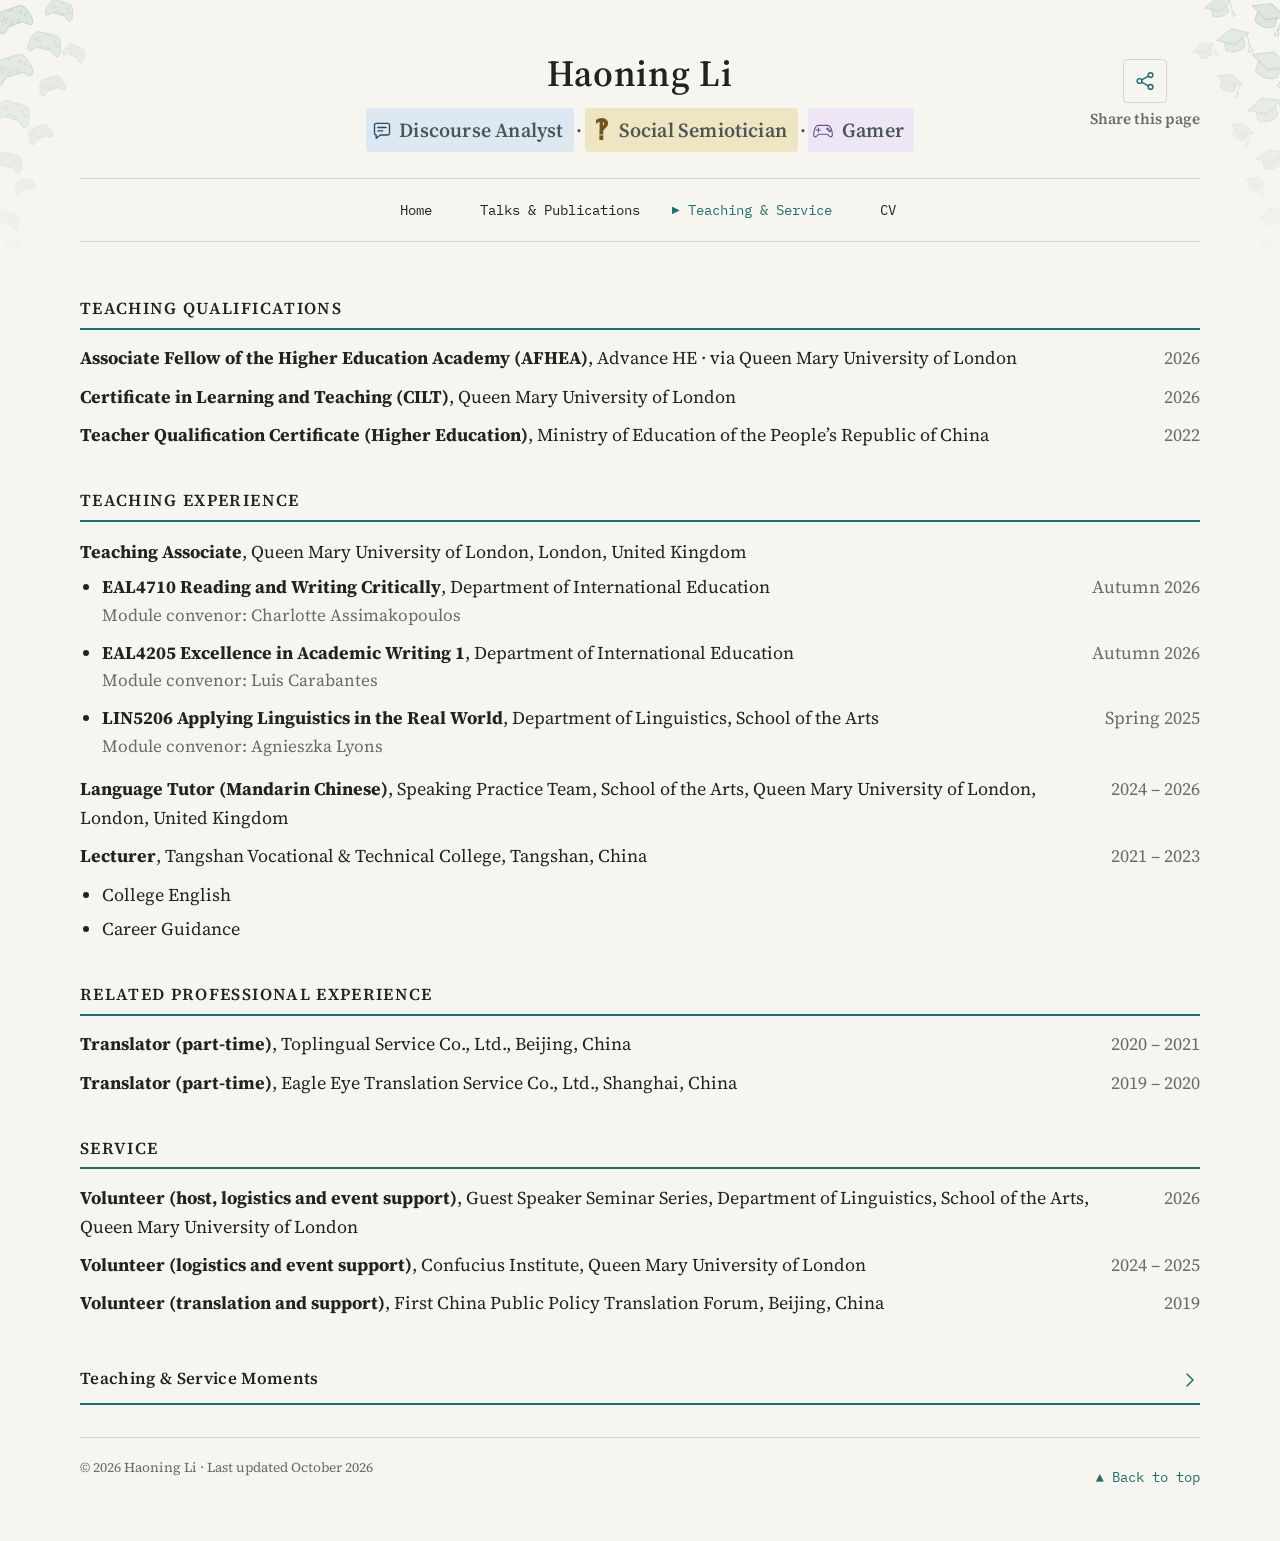
<file: teaching-service.html>
<!DOCTYPE html>
<html lang="en">
<head>
<meta charset="utf-8">
<meta name="viewport" content="width=device-width, initial-scale=1">
<title>Haoning Li — Multimodality, Games &amp; Media</title>
  <link rel="canonical" href="https://haoning-li.github.io/teaching-service.html">
  <meta property="og:title" content="Haoning Li — Multimodality, Games &amp; Media">
  <meta property="og:site_name" content="Haoning Li — Multimodality, Games &amp; Media">
  <meta property="og:type" content="website">
  <meta property="og:url" content="https://haoning-li.github.io/teaching-service.html">
  <meta name="twitter:title" content="Haoning Li — Multimodality, Games &amp; Media">
<meta name="description" content="Haoning Li, PhD candidate in Applied Linguistics at Queen Mary University of London. Discourse analysis, social semiotics, multimodality and games.">
<link rel="icon" href="favicon.svg?v=chest-r7" type="image/svg+xml">
<link rel="preconnect" href="https://fonts.googleapis.com">
<link rel="preconnect" href="https://fonts.gstatic.com" crossorigin>
<link href="https://fonts.googleapis.com/css2?family=IBM+Plex+Mono:wght@400&family=Source+Serif+4:ital,opsz,wght@0,8..60,400;0,8..60,600;1,8..60,400&display=swap" rel="stylesheet">
<link rel="stylesheet" href="style.css?v=identity-pulse-r28">
</head>
<body id="top">
<div class="wrap">

<header>
<dialog class="share-fallback share-dialog" id="share-fallback" aria-labelledby="share-help-title">
<div class="share-dialog-heading"><p class="share-dialog-title" id="share-help-title">Copy this name and link</p><button type="button" class="share-dialog-close">× Close</button></div>
<p class="share-dialog-help">Automatic copying is unavailable. You can copy the selected text below.</p>
<label for="share-link">Name and page link:</label>
<input id="share-link" type="text" value="Haoning Li, QMUL — https://haoning-li.github.io/teaching-service.html" readonly>
</dialog>

  <div class="header-heading">
  <p class="name">Haoning Li</p>
<div class="header-share">
<div class="share-actions"><button type="button" class="share-trigger" id="share-homepage" aria-label="Share this page: copy name, affiliation and page link" title="Copy name and page link"><span class="share-button" aria-hidden="true"><svg viewBox="0 0 24 24" width="22" height="22" aria-hidden="true" focusable="false"><path d="M8.4 10.8l7.2-4.1M8.4 13.2l7.2 4.1"/><circle cx="6" cy="12" r="2.6"/><circle cx="18" cy="5.5" r="2.6"/><circle cx="18" cy="18.5" r="2.6"/></svg></span><span class="share-label">Share this page</span></button></div>
<p class="share-status" id="share-status" role="status" aria-live="polite" aria-atomic="true"></p>
</div>
  </div>
  <p class="tagline" aria-label="Discourse Analyst, Social Semiotician, Gamer">
    <span class="identity identity-discourse"><svg class="identity-icon" viewBox="0 0 24 24" aria-hidden="true" focusable="false"><path d="M5 4h14a2 2 0 0 1 2 2v10a2 2 0 0 1-2 2h-9l-5 4v-4a2 2 0 0 1-2-2V6a2 2 0 0 1 2-2Z"/><path d="M7 9h10M7 13h6"/></svg><span>Discourse Analyst</span></span>
    <span class="identity-separator" aria-hidden="true">·</span>
    <span class="identity identity-semiotician"><span class="identity-icon interrobang" aria-hidden="true">‽</span><span>Social Semiotician</span></span>
    <span class="identity-separator" aria-hidden="true">·</span>
    <span class="identity identity-gamer"><svg class="identity-icon" viewBox="0 0 100 100" aria-hidden="true" focusable="false"><path d="M28 29c-11 0-15 13-19 29-3 13-2 20 4 23 7 3 13-10 19-12h36c6 2 12 15 19 12 6-3 7-10 4-23-4-16-8-29-19-29z"/><path d="M29 41v18M20 50h18"/><circle cx="71" cy="45" r="3.4"/><circle cx="80" cy="54" r="3.4"/></svg><span>Gamer</span></span>
  </p>
  <nav>
    <ul>
      <li><a href="index.html">Home</a></li>
      <li><a href="talks-publications.html">Talks &amp; Publications</a></li>
      <li><a href="teaching-service.html" aria-current="page">Teaching &amp; Service</a></li>
      <li><a href="Haoning_Li_CV.pdf">CV</a></li>
    </ul>
  </nav>
</header>

<main>

<h2 id="qualifications">Teaching Qualifications</h2>
<div class="entry"><span><b>Associate Fellow of the Higher Education Academy (AFHEA)</b>, Advance HE · via Queen Mary University of London</span><span class="date">2026</span></div>
<div class="entry"><span><b>Certificate in Learning and Teaching (CILT)</b>, Queen Mary University of London</span><span class="date">2026</span></div>
<div class="entry"><span><b>Teacher Qualification Certificate (Higher Education)</b>, Ministry of Education of the People’s Republic of China</span><span class="date">2022</span></div>

<h2 id="teaching">Teaching Experience</h2>
<p class="group-title"><b>Teaching Associate</b>, Queen Mary University of London, London, United Kingdom</p>
<ul class="courses">
  <li><div class="entry"><span><b>EAL4710 Reading and Writing Critically</b>, Department of International Education<span class="sub">Module convenor: Charlotte Assimakopoulos</span></span><span class="date">Autumn 2026</span></div></li>
  <li><div class="entry"><span><b>EAL4205 Excellence in Academic Writing 1</b>, Department of International Education<span class="sub">Module convenor: Luis Carabantes</span></span><span class="date">Autumn 2026</span></div></li>
  <li><div class="entry"><span><b>LIN5206 Applying Linguistics in the Real World</b>, Department of Linguistics, School of the Arts<span class="sub">Module convenor: Agnieszka Lyons</span></span><span class="date">Spring 2025</span></div></li>
</ul>
<div class="entry"><span><b>Language Tutor (Mandarin Chinese)</b>, Speaking Practice Team, School of the Arts, Queen Mary University of London, London, United Kingdom</span><span class="date">2024 – 2026</span></div>
<div class="entry"><span><b>Lecturer</b>, Tangshan Vocational &amp; Technical College, Tangshan, China</span><span class="date">2021 – 2023</span></div>
<ul class="courses">
  <li>College English</li>
  <li>Career Guidance</li>
</ul>

<h2 id="professional">Related Professional Experience</h2>
<div class="entry"><span><b>Translator (part-time)</b>, Toplingual Service Co., Ltd., Beijing, China</span><span class="date">2020 – 2021</span></div>
<div class="entry"><span><b>Translator (part-time)</b>, Eagle Eye Translation Service Co., Ltd., Shanghai, China</span><span class="date">2019 – 2020</span></div>

<h2 id="service">Service</h2>
<div class="entry"><span><b>Volunteer (host, logistics and event support)</b>, Guest Speaker Seminar Series, Department of Linguistics, School of the Arts, Queen Mary University of London</span><span class="date">2026</span></div>
<div class="entry"><span><b>Volunteer (logistics and event support)</b>, Confucius Institute, Queen Mary University of London</span><span class="date">2024 – 2025</span></div>
<div class="entry"><span><b>Volunteer (translation and support)</b>, First China Public Policy Translation Forum, Beijing, China</span><span class="date">2019</span></div>


<details class="service-moments" id="teaching-service-moments">
  <summary><span>Teaching &amp; Service Moments</span><svg viewBox="0 0 20 20" width="20" height="20" aria-hidden="true" focusable="false"><path d="m7 4 6 6-6 6" /></svg></summary>
  <div class="photos service-photos">
<figure><button type="button" class="photo-link" data-full-image="images/speaking-practice-large.webp" aria-haspopup="dialog" aria-label="View larger photo: QMUL Language Speaking Practice Scheme — Team roundtable, 2026"><img src="images/speaking-practice.webp" width="720" height="540" loading="lazy" decoding="async" alt="The QMUL Language Speaking Practice Scheme team seated together at a meeting"></button><figcaption><span class="moment-name">QMUL Language Speaking Practice Scheme</span><span class="moment-detail">Team roundtable · 2026</span></figcaption></figure>
<figure><button type="button" class="photo-link" data-full-image="images/chinese-language-day-large.webp" aria-haspopup="dialog" aria-label="View larger photo: International Chinese Language Day — Event group photo, 2025"><img src="images/chinese-language-day.webp" width="720" height="540" loading="lazy" decoding="async" alt="A group photograph in front of International Chinese Language Day banners"></button><figcaption><span class="moment-name">International Chinese Language Day</span><span class="moment-detail">Event group photo · 2025</span></figcaption></figure>
  </div>
</details>

</main>

<footer>
  <span>&copy; 2026 Haoning Li &middot; Last updated October 2026</span>
  <a href="#top">▲ Back to top</a>
</footer>

</div>
<dialog class="photo-viewer" aria-labelledby="photo-viewer-caption">
  <div class="viewer-toolbar">
    <p id="photo-viewer-caption" class="viewer-caption">Photo</p>
    <button class="viewer-close" type="button" aria-label="Close photo viewer" autofocus>× Close</button>
  </div>
  <img class="viewer-image" alt="">
  <p class="viewer-hint">Click the photo or background to close · Esc</p>
</dialog>
<script>
(() => {
  const viewer = document.querySelector('.photo-viewer');
  const image = viewer.querySelector('.viewer-image');
  const caption = viewer.querySelector('.viewer-caption');
  let trigger = null;
  document.querySelectorAll('.photo-link').forEach(button => {
    button.addEventListener('click', () => {
      if (typeof viewer.showModal !== 'function') return;
      trigger = button;
      image.src = button.dataset.fullImage;
      image.alt = button.querySelector('img').alt;
      caption.textContent = button.closest('figure')?.querySelector('figcaption')?.innerText.replace(/\s+/g, ' ').trim() || 'Haoning Li';
      viewer.showModal();
      document.body.classList.add('viewer-open');
    });
  });
  viewer.querySelector('.viewer-close').addEventListener('click', () => viewer.close());
  viewer.addEventListener('keydown', event => {
    if (event.key === 'Tab') {
      event.preventDefault();
      viewer.querySelector('.viewer-close').focus();
    }
  });
  viewer.addEventListener('click', event => {
    if (!event.target.closest('.viewer-toolbar')) viewer.close();
  });
  viewer.addEventListener('close', () => {
    document.body.classList.remove('viewer-open');
    if (trigger) trigger.focus({preventScroll: true});
  });
})();
</script>
<script>
(() => {
  const button = document.querySelector('#share-homepage');
  if (!button) return;
  const status = document.querySelector('#share-status');
  const fallback = document.querySelector('#share-fallback');
  const field = document.querySelector('#share-link');
  const shareText = 'Haoning Li, QMUL — https://haoning-li.github.io/teaching-service.html';
  // Decorative identity motion: one introduction per page load, plus successful shares.
  const icons = [...document.querySelectorAll('.identity-icon')];
  const tagline = document.querySelector('.tagline');
  const reducedMotion = window.matchMedia('(prefers-reduced-motion: reduce)');
  let introduced = false;
  let introTimer;
  let activeMotion = [];
  let motionUntil = 0;
  let fontsReady = false;
  const markIntroduced = () => {
    introduced = true;
    clearTimeout(introTimer);
  };
  const iconFrames = [
    [0, 0, 0, 1], [.10, -2, -3, 1.06], [.24, 2, 3, 1.12],
    [.38, -1.6, -2.4, 1.10], [.52, 1.6, 2.4, 1.075],
    [.66, -.9, -1.35, 1.045], [.80, .9, 1.35, 1.015], [1, 0, 0, 1]
  ].map(([offset, x, angle, scale]) => ({offset, transform: `translateY(-50%) translateX(${x}px) rotate(${angle}deg) scale(${scale})`}));
  const feedbackFrames = [
    [0, 0], [.10, -1], [.24, 1], [.38, -.8],
    [.52, .8], [.66, -.45], [.80, .45], [1, 0]
  ].map(([offset, x]) => ({offset, transform: `translateX(${x}px)`}));
  const playIdentityPulse = (feedback) => {
    markIntroduced();
    if (reducedMotion.matches || document.visibilityState !== 'visible' || !icons.length || !icons[0].animate) return;
    const now = document.timeline.currentTime;
    if (now === null || now < motionUntil) return;
    motionUntil = now + 280;
    activeMotion = icons.map(icon => icon.animate(iconFrames, {duration: 280, easing: 'linear'}));
    if (feedback) activeMotion.push(feedback.animate(feedbackFrames, {duration: 280, easing: 'linear'}));
    activeMotion.forEach(animation => { animation.startTime = now; });
  };
  const considerIntroduction = () => {
    clearTimeout(introTimer);
    if (introduced || !fontsReady || !tagline || document.visibilityState !== 'visible') return;
    const rect = tagline.getBoundingClientRect();
    if (rect.top < 0 || rect.bottom > window.innerHeight) return;
    introTimer = setTimeout(() => {
      const current = tagline.getBoundingClientRect();
      if (document.visibilityState === 'visible' && current.top >= 0 && current.bottom <= window.innerHeight) playIdentityPulse();
    }, 450);
  };
  // Do not let a stalled external font prevent the introduction indefinitely.
  const readyFonts = Promise.race([
    document.fonts ? document.fonts.ready : Promise.resolve(),
    new Promise(resolve => setTimeout(resolve, 1500))
  ]);
  readyFonts.then(() => { fontsReady = true; considerIntroduction(); });
  document.addEventListener('visibilitychange', considerIntroduction);
  window.addEventListener('pageshow', considerIntroduction);
  window.addEventListener('scroll', considerIntroduction, {passive: true});
  window.addEventListener('resize', considerIntroduction, {passive: true});
  reducedMotion.addEventListener('change', () => {
    if (reducedMotion.matches) {
      activeMotion.forEach(animation => animation.cancel());
      motionUntil = 0;
    }
  });
  let feedbackTimer;
  let clearFeedbackTimer;
  fallback.querySelector('.share-dialog-close').addEventListener('click', () => fallback.close());
  fallback.addEventListener('close', () => button.focus({preventScroll: true}));
  fallback.addEventListener('click', (event) => {
    const box = fallback.getBoundingClientRect();
    if (event.clientX < box.left || event.clientX > box.right || event.clientY < box.top || event.clientY > box.bottom) fallback.close();
  });
  button.addEventListener('click', async () => {
    clearTimeout(feedbackTimer);
    clearTimeout(clearFeedbackTimer);
    status.classList.remove('is-fading');
    button.disabled = true;
    status.textContent = '';
    if (fallback.open) fallback.close();
    let copied = false;
    try {
      if (navigator.clipboard && typeof navigator.clipboard.writeText === 'function') {
        await navigator.clipboard.writeText(shareText);
        copied = true;
      }
    } catch (_) { /* Try the legacy copy path below. */ }
    if (!copied) {
      const temporary = document.createElement('textarea');
      temporary.value = shareText;
      temporary.readOnly = true;
      temporary.setAttribute('aria-hidden', 'true');
      temporary.style.cssText = 'position:fixed;left:-9999px;top:0;opacity:0';
      document.body.appendChild(temporary);
      temporary.select();
      temporary.setSelectionRange(0, shareText.length);
      try { copied = document.execCommand('copy'); } catch (_) { copied = false; }
      temporary.remove();
    }
    button.disabled = false;
    if (copied) {
      status.textContent = 'Copied! Thank you 😊';
      playIdentityPulse(status);
      button.focus({preventScroll: true});
      feedbackTimer = setTimeout(() => {
        status.classList.add('is-fading');
        clearFeedbackTimer = setTimeout(() => {
          status.textContent = '';
          status.classList.remove('is-fading');
        }, 120);
      }, 2000);
    } else {
      fallback.showModal();
      field.focus({preventScroll: true});
      field.select();
    }
  });
})();
</script>
</body>
</html>
</file>
<file: style.css>
/* ============================================================
   Haoning Li — personal academic website
   One stylesheet for all three pages.
   Colours: change the two values below to re-theme the site.
   ============================================================ */
:root {
  --bg: #f7f5f0;        /* plain background (warm paper) */
  --text: #222222;
  --muted: #6b6b6b;
  --accent: #1f6f6b;    /* the single accent colour (teal) */
  --rule: #d9d5cc;
  --max: 1160px;
}

* { box-sizing: border-box; }

html { scroll-behavior: smooth; }

body {
  margin: 0;
  background: var(--bg);
  color: var(--text);
  font-family: "Source Serif 4", Georgia, "Times New Roman", serif;
  font-size: 18px;
  line-height: 1.6;
}

.wrap { max-width: var(--max); margin: 0 auto; padding: 0 1.25rem; }

a { color: var(--accent); text-decoration: none; border-bottom: 1px solid transparent; }
a:hover { border-bottom-color: var(--accent); }

/* ---------- header ---------- */
header { padding: 2.75rem 0 0; text-align: center; }
header .name { font-size: 2.3rem; font-weight: 600; letter-spacing: 0.02em; margin: 0; }
header .tagline {
  font-family: "IBM Plex Mono", ui-monospace, monospace;
  font-size: 0.85rem; color: var(--muted); margin: 0.35rem 0 0; letter-spacing: 0.03em;
}

/* ---------- navigation: game-menu style cursor ---------- */
nav { margin: 1.6rem 0 0; border-top: 1px solid var(--rule); border-bottom: 1px solid var(--rule); }
nav ul { list-style: none; margin: 0; padding: 0.55rem 0; display: flex; flex-wrap: wrap; justify-content: center; gap: 0.3rem 2rem; }
nav a {
  font-family: "IBM Plex Mono", ui-monospace, monospace;
  font-size: 0.9rem; color: var(--text); position: relative; padding-left: 1.1em; border: 0;
}
nav a::before {               /* the ▶ cursor */
  content: "▶"; position: absolute; left: 0; top: 0.1em;
  font-size: 0.7em; color: var(--accent); opacity: 0; transition: opacity 0.15s;
}
nav a:hover::before, nav a[aria-current="page"]::before { opacity: 1; }
nav a[aria-current="page"] { color: var(--accent); }

/* ---------- sections ---------- */
main { padding: 1rem 0 2rem; }
h2 {
  font-size: 1.05rem; font-weight: 600; text-transform: uppercase; letter-spacing: 0.08em;
  margin: 2.4rem 0 0.9rem; padding-bottom: 0.3rem; border-bottom: 2px solid var(--accent);
}
h3 { font-size: 1rem; font-style: italic; font-weight: 400; color: var(--muted); margin: 1.4rem 0 0.5rem; }
p { margin: 0 0 1rem; }

/* ---------- home: photo + about ---------- */
.intro { display: flex; gap: 1.75rem; align-items: flex-start; margin-top: 2rem; }
.intro .photo { flex: 0 0 170px; }
.intro .photo img { width: 170px; height: 210px; object-fit: cover; border-radius: 4px; }
.intro .about p { text-wrap: pretty; }
.intro .about p:last-child { margin-bottom: 0; }

/* ---------- lists ---------- */
ul.plain { list-style: none; padding: 0; margin: 0; }
ul.plain li { margin: 0 0 0.45rem; }
.date { color: var(--muted); white-space: nowrap; }

/* references with hanging indent (APA) */
ul.refs { list-style: none; padding: 0; margin: 0; }
ul.refs > li { padding-left: 2em; text-indent: -2em; margin: 0 0 0.8rem; }
ul.refs ul { list-style: disc; text-indent: 0; padding-left: 1.2em; margin: 0.3rem 0 0; }

/* dated entries: text left, date right */
.entry { display: flex; justify-content: space-between; gap: 1.5rem; margin: 0 0 0.6rem; }
.entry .date { flex: 0 0 auto; }
.entry .sub { display: block; color: var(--muted); font-size: 0.95em; }
.group-title { margin: 1rem 0 0.4rem; }
ul.courses { margin: 0 0 0.9rem; padding-left: 1.2em; }
ul.courses li { margin: 0 0 0.35rem; }

/* links row */
.links { display: flex; flex-wrap: wrap; gap: 0.4rem 1.4rem; padding: 0; margin: 0; list-style: none; }

/* ---------- photos row ---------- */
.photos { display: grid; grid-template-columns: repeat(auto-fill, minmax(220px, 1fr)); gap: 1rem; margin-top: 0.5rem; }
.photos figure { margin: 0; }
.photos img { width: 100%; height: auto; aspect-ratio: 4 / 3; object-fit: cover; border-radius: 4px; display: block; }
.photos figcaption { font-size: 0.85rem; color: var(--muted); margin-top: 0.3rem; }

/* ---------- footer ---------- */
footer { border-top: 1px solid var(--rule); padding: 1.2rem 0 2.5rem; font-size: 0.85rem; color: var(--muted); display: flex; justify-content: space-between; flex-wrap: wrap; gap: 0.5rem; }
footer a { font-family: "IBM Plex Mono", monospace; }

/* ---------- small screens ---------- */
@media (max-width: 620px) {
  body { font-size: 17px; }
  .intro { flex-direction: column; align-items: center; }
  .entry { flex-direction: column; gap: 0; }
  nav ul { gap: 0.3rem 1.2rem; }
}

/* ---------- quiet corner decorations, shared by all pages ---------- */
body { position: relative; isolation: isolate; }
body::before, body::after {
  content: ""; position: absolute; top: 0;
  width: clamp(100px, calc((100vw - 1100px) / 2), 320px);
  height: 840px; pointer-events: none; z-index: -1;
  background-repeat: no-repeat; background-size: 100% auto;
  -webkit-mask-image: linear-gradient(to bottom, #000 0%, #000 35%, transparent 96%);
  mask-image: linear-gradient(to bottom, #000 0%, #000 35%, transparent 96%);
}
body::before { left: 0; background-image: url("decor-controllers.svg"); }
body::after { right: 0; background-image: url("decor-caps.svg"); }
.about { flex: 1; min-width: 0; }
.pub-links { text-indent: 0; margin: 0.45rem 0 0; font-size: 0.9em; }
.pub-links a { display: inline-flex; align-items: center; min-height: 44px; text-decoration: underline; text-underline-offset: 0.2em; }
a:focus-visible { outline: 2px solid var(--accent); outline-offset: 4px; }
nav a { display: inline-flex; align-items: center; min-height: 44px; }
nav a::before { top: 50%; transform: translateY(-50%); }
footer a { display: inline-flex; align-items: center; min-height: 44px; }
@media (max-width: 900px) {
  body::before, body::after { height: 150px; width: 90px; opacity: 0.65; }
}
@media (max-width: 620px) {
  header .tagline { font-size: 0.875rem; letter-spacing: 0; }
  .intro .about { width: 100%; }
  body::before, body::after { width: 64px; height: 100px; opacity: 0.45; }
}
@media (prefers-reduced-motion: reduce) {
  html { scroll-behavior: auto; }
  nav a::before { transition: none; }
}

/* ---------- decorative identity signatures ---------- */
header .tagline { display: flex; flex-wrap: wrap; justify-content: center; align-items: center; gap: 0 0.15rem; margin-top: 0.35rem; font-size: 1rem; }
.identity { position: relative; display: inline-flex; align-items: center; min-height: 44px; padding: 0.35rem 0.65rem 0.35rem 2.1rem; border-radius: 4px; white-space: nowrap; cursor: default; }
.identity-icon { position: absolute; left: 0.4rem; top: 50%; transform: translateY(-50%); transform-origin: center; width: 20px; height: 20px; opacity: 1; pointer-events: none; }
svg.identity-icon { fill: none; stroke: currentColor; stroke-width: 1.6; stroke-linecap: round; stroke-linejoin: round; }
.identity-discourse { background: #dde9f2; }
.identity-discourse .identity-icon { color: #274a66; }
.identity-semiotician { background: #eee5c3; }
.identity-semiotician .identity-icon { color: #6f571c; }
.identity-gamer { background: #eee6f5; }
.identity-gamer .identity-icon { color: #665080; }
.identity-gamer svg { width: 22px; height: 22px; left: 0.25rem; stroke-width: 5; }
.interrobang { font-family: 'Source Serif 4', Georgia, serif; font-size: 28px; line-height: 20px; text-align: center; }
@media (max-width: 620px) {
  header .tagline { flex-direction: column; row-gap: 4px; }
  .identity-separator { display: none; }
}

/* ---------- content-filled edition ---------- */
header .tagline {
  font-family: "Source Serif 4", Georgia, serif;
  font-size: 1.25rem; font-weight: 600; letter-spacing: 0.01em;
  color: #4d5655;
}
.intro { gap: 2rem; }
.intro .photo { flex-basis: 180px; }
.intro .photo img { width: 180px; height: auto; display: block; border-radius: 4px; }
.about { max-width: 790px; }
.about a { text-decoration: underline; text-underline-offset: 0.15em; }
.photo-link { display: block; border: 0; border-radius: 4px; }
.photo-link:hover { border: 0; }
.photo-link:focus-visible { outline: 2px solid var(--accent); outline-offset: 4px; }
.email { margin-bottom: 0.15rem; }
.email a, .links a, .certificate-link a { display: inline-flex; align-items: center; min-height: 44px; text-decoration: underline; text-underline-offset: 0.2em; }
.profile-note { font-size: 0.9rem; font-weight: 400; color: var(--muted); margin: 0.35rem 0 0; }
.hobbies-text { max-width: 980px; }
.hobbies-emoji { display: inline-block; white-space: nowrap; }
.photos { grid-template-columns: repeat(3, minmax(0, 1fr)); }
.travel-photos { grid-template-columns: repeat(4, minmax(0, 1fr)); margin-top: 1.2rem; }
.travel-photos img { aspect-ratio: 16 / 9; }
.conference-photos img { aspect-ratio: 4 / 3; }
.conference-photos .cdigra-photo { object-position: 70% center; }
.conference-photos .malta-photo { object-position: center 65%; }
.photos figcaption { font-size: 0.9rem; line-height: 1.45; margin-top: 0.5rem; }
@media (max-width: 900px) {
  .travel-photos { grid-template-columns: repeat(2, minmax(0, 1fr)); }
}
@media (max-width: 620px) {
  header .tagline { font-size: 1.15rem; }
  .intro .photo { flex-basis: auto; }
  .intro .photo img { width: 160px; }
  .intro { gap: 1.5rem; }
  .conference-photos { grid-template-columns: repeat(2, minmax(0, 1fr)); }
}

/* ---------- returnable, in-page photo viewer ---------- */
button.photo-link { padding: 0; width: 100%; background: transparent; font: inherit; cursor: zoom-in; }
.photo-viewer { display: none; border: 1px solid #39423e; padding: 16px; width: calc(100vw - 32px); max-width: 1280px; height: calc(100dvh - 32px); max-height: calc(100dvh - 32px); border-radius: 8px; background: #191d1b; color: #fff; }
.photo-viewer[open] { display: grid; grid-template-rows: auto minmax(0, 1fr) auto; gap: 12px; }
.photo-viewer::backdrop { background: rgb(15 20 18 / 86%); }
.viewer-toolbar { display: flex; align-items: center; justify-content: space-between; gap: 16px; }
.viewer-caption { margin: 0; font-size: 16px; line-height: 1.4; }
.viewer-close { flex: 0 0 auto; min-width: 96px; min-height: 44px; border: 1px solid #919b96; border-radius: 4px; padding: 8px 12px; background: transparent; color: #fff; font: inherit; font-size: 16px; cursor: pointer; }
.viewer-close:hover { background: #303b35; }
.viewer-close:focus-visible { outline: 2px solid #c2ddd0; outline-offset: 3px; }
.viewer-image { display: block; min-height: 0; width: 100%; height: 100%; object-fit: contain; cursor: zoom-out; }
.viewer-hint { margin: 0; color: #c5cdc8; text-align: center; font-size: 14px; line-height: 1.4; }
.viewer-open { overflow: hidden; }
.email-addresses { margin-bottom: 0.2rem; }
.email-addresses .email { margin: 0; }
@media (max-width: 620px) {
  .photo-viewer { padding: 12px; width: calc(100vw - 16px); height: calc(100dvh - 16px); max-height: calc(100dvh - 16px); }
  .viewer-toolbar { gap: 8px; }
}

/* ---------- contact: share homepage name and link ---------- */
.contact-layout { display: grid; grid-template-columns: minmax(0, 1fr) minmax(0, 16rem); gap: 1.25rem; }
.contact-main, .contact-share { min-width: 0; }
.share-actions { display: flex; justify-content: flex-end; align-items: center; gap: 0.6rem; }
.share-label { font-size: 0.9rem; color: var(--muted); }
.share-button { display: inline-grid; place-items: center; width: 44px; height: 44px; padding: 0; border: 1px solid var(--rule); border-radius: 4px; background: transparent; color: var(--accent); font: inherit; line-height: 1.4; cursor: pointer; }
.share-button svg { fill: none; stroke: currentColor; stroke-width: 1.6; stroke-linecap: round; stroke-linejoin: round; }
.share-button:hover { background: #eeeae1; border-color: var(--accent); }
.share-button:focus-visible { outline: 2px solid var(--accent); outline-offset: 4px; }
.share-button:disabled { cursor: wait; }
.share-status { font-size: 0.9rem; color: var(--muted); margin: 0.5rem 0 0; }
.share-fallback { margin-top: 0.5rem; max-width: 36rem; font-size: 0.9rem; }
.share-fallback label { display: block; margin-bottom: 0.25rem; }
.share-fallback input { display: block; width: 100%; min-height: 44px; padding: 8px; border: 1px solid var(--rule); border-radius: 4px; background: #fff; color: var(--text); font: inherit; }
.share-fallback input:focus-visible { outline: 2px solid var(--accent); outline-offset: 2px; }
@media (max-width: 700px) { .contact-layout { grid-template-columns: minmax(0, 1fr); gap: 0.75rem; } }

/* ---------- October 2026: Home research themes and News flag ---------- */
.profile-aside { flex: 0 0 360px; min-width: 0; }
@media (max-width: 900px) { .profile-aside { flex-basis: 270px; } }
.intro .profile-aside .photo { width: 180px; margin-inline: auto; }
.research-themes { margin-top: 1.25rem; }
.research-themes h2 { margin: 0 0 0.75rem; padding: 0; border: 0; text-transform: none; letter-spacing: 0.02em; font-size: 1rem; line-height: 1.4; }
.research-themes ul { display: grid; gap: 0.55rem; list-style: none; padding: 0; margin: 0; font-size: 1rem; line-height: 1.4; }
.research-themes li { display: grid; grid-template-columns: 20px minmax(0, 1fr); gap: 8px; align-items: start; }
.theme-icon { line-height: 1.4; text-align: center; }
/* The four News glyphs use the approved preview font; the site's body fonts are unchanged. */
@font-face { font-family: NewsFlagSerif; src: url([data-uri]) format('woff2'); font-weight: 600; font-style: italic; font-display: swap; }
.news { display: flex; align-items: flex-start; gap: 1rem; margin-top: 0.5rem; min-height: 48px; }
.news-flag { position: relative; flex: 0 0 112px; width: 112px; height: 44px; margin: 0; padding: 0; border: 0; background: transparent; color: var(--bg); text-transform: none; letter-spacing: normal; line-height: 1; cursor: default; }
.news-flag canvas { display: none; width: 112px; height: 44px; }
.news-flag.ready canvas { display: block; }
.news-flag-fallback { display: block; width: 112px; height: 44px; }
.news-flag.ready .news-flag-fallback { display: none; }
.news-flag-fallback path { fill: var(--accent); }
.news-flag-fallback text { fill: var(--bg); font-family: NewsFlagSerif, Georgia, serif; font-size: 24px; font-weight: 600; font-style: italic; }
.news-flag * { cursor: default; }
.news-copy { flex: 1; min-width: 0; margin: 0; padding-left: 1.1rem; font-size: 1rem; line-height: 1.5; }
.news-copy li + li { margin-top: 0.5rem; }
.news-copy li::marker { color: var(--accent); }
.news-copy u { text-decoration-thickness: 1px; text-underline-offset: 0.18em; cursor: text; }
/* Travel only: do not change the Conference Moments layout. */
.travel-photos { grid-template-columns: repeat(3, minmax(0, 1fr)); }
/* Only the photographs collapse; all teaching and service entries stay visible. */
.service-moments { margin-top: 2.4rem; }
.service-moments summary { display: flex; align-items: center; justify-content: space-between; gap: 16px; min-height: 48px; padding: 8px 0; border-bottom: 2px solid var(--accent); list-style: none; color: var(--text); font-size: 1.05rem; font-weight: 600; letter-spacing: 0.02em; cursor: pointer; }
.service-moments summary::-webkit-details-marker { display: none; }
.service-moments summary::marker { content: ""; }
.service-moments summary svg { flex: 0 0 20px; fill: none; stroke: var(--accent); stroke-width: 1.5; stroke-linecap: round; stroke-linejoin: round; transition: transform 160ms ease; }
.service-moments[open] summary svg { transform: rotate(90deg); }
.service-moments summary:hover { color: var(--accent); }
.service-moments summary:focus-visible { outline: 2px solid var(--accent); outline-offset: 4px; }
.service-photos { grid-template-columns: repeat(2, minmax(0, 1fr)); margin-top: 1rem; }
.service-photos img { aspect-ratio: 4 / 3; }
.service-photos .moment-name, .service-photos .moment-detail { display: block; }
.service-photos .moment-name { color: var(--text); }
@media (max-width: 900px) { .travel-photos { grid-template-columns: repeat(2, minmax(0, 1fr)); } }
@media (max-width: 620px) {
  .profile-aside { flex-basis: auto; width: min(100%, 320px); }
  .intro .profile-aside .photo { width: 160px; }
  .research-themes { margin-top: 1rem; }
  .news { flex-direction: column; gap: 8px; }
  .news-flag { flex-basis: auto; }
  .news-copy { flex: none; width: 100%; }
  .service-photos { grid-template-columns: minmax(0, 1fr); gap: 1.25rem; }
  .service-moments summary { letter-spacing: 0; }
}
@media (prefers-reduced-motion: reduce) {
  .service-moments summary svg { transition: none; }
}

/* Embedded Source Serif 4 font license:
Copyright 2014 The Source Serif 4 Project Authors (https://github.com/adobe-fonts/source-serif)

This Font Software is licensed under the SIL Open Font License, Version 1.1.
This license is copied below, and is also available with a FAQ at:
https://openfontlicense.org


-----------------------------------------------------------
SIL OPEN FONT LICENSE Version 1.1 - 26 February 2007
-----------------------------------------------------------

PREAMBLE
The goals of the Open Font License (OFL) are to stimulate worldwide
development of collaborative font projects, to support the font creation
efforts of academic and linguistic communities, and to provide a free and
open framework in which fonts may be shared and improved in partnership
with others.

The OFL allows the licensed fonts to be used, studied, modified and
redistributed freely as long as they are not sold by themselves. The
fonts, including any derivative works, can be bundled, embedded, 
redistributed and/or sold with any software provided that any reserved
names are not used by derivative works. The fonts and derivatives,
however, cannot be released under any other type of license. The
requirement for fonts to remain under this license does not apply
to any document created using the fonts or their derivatives.

DEFINITIONS
"Font Software" refers to the set of files released by the Copyright
Holder(s) under this license and clearly marked as such. This may
include source files, build scripts and documentation.

"Reserved Font Name" refers to any names specified as such after the
copyright statement(s).

"Original Version" refers to the collection of Font Software components as
distributed by the Copyright Holder(s).

"Modified Version" refers to any derivative made by adding to, deleting,
or substituting -- in part or in whole -- any of the components of the
Original Version, by changing formats or by porting the Font Software to a
new environment.

"Author" refers to any designer, engineer, programmer, technical
writer or other person who contributed to the Font Software.

PERMISSION & CONDITIONS
Permission is hereby granted, free of charge, to any person obtaining
a copy of the Font Software, to use, study, copy, merge, embed, modify,
redistribute, and sell modified and unmodified copies of the Font
Software, subject to the following conditions:

1) Neither the Font Software nor any of its individual components,
in Original or Modified Versions, may be sold by itself.

2) Original or Modified Versions of the Font Software may be bundled,
redistributed and/or sold with any software, provided that each copy
contains the above copyright notice and this license. These can be
included either as stand-alone text files, human-readable headers or
in the appropriate machine-readable metadata fields within text or
binary files as long as those fields can be easily viewed by the user.

3) No Modified Version of the Font Software may use the Reserved Font
Name(s) unless explicit written permission is granted by the corresponding
Copyright Holder. This restriction only applies to the primary font name as
presented to the users.

4) The name(s) of the Copyright Holder(s) or the Author(s) of the Font
Software shall not be used to promote, endorse or advertise any
Modified Version, except to acknowledge the contribution(s) of the
Copyright Holder(s) and the Author(s) or with their explicit written
permission.

5) The Font Software, modified or unmodified, in part or in whole,
must be distributed entirely under this license, and must not be
distributed under any other license. The requirement for fonts to
remain under this license does not apply to any document created
using the Font Software.

TERMINATION
This license becomes null and void if any of the above conditions are
not met.

DISCLAIMER
THE FONT SOFTWARE IS PROVIDED "AS IS", WITHOUT WARRANTY OF ANY KIND,
EXPRESS OR IMPLIED, INCLUDING BUT NOT LIMITED TO ANY WARRANTIES OF
MERCHANTABILITY, FITNESS FOR A PARTICULAR PURPOSE AND NONINFRINGEMENT
OF COPYRIGHT, PATENT, TRADEMARK, OR OTHER RIGHT. IN NO EVENT SHALL THE
COPYRIGHT HOLDER BE LIABLE FOR ANY CLAIM, DAMAGES OR OTHER LIABILITY,
INCLUDING ANY GENERAL, SPECIAL, INDIRECT, INCIDENTAL, OR CONSEQUENTIAL
DAMAGES, WHETHER IN AN ACTION OF CONTRACT, TORT OR OTHERWISE, ARISING
FROM, OUT OF THE USE OR INABILITY TO USE THE FONT SOFTWARE OR FROM
OTHER DEALINGS IN THE FONT SOFTWARE.

*/

/* Shared page-header Share utility; the caption and icon match Home. */
.header-heading { position: relative; }
.header-share { position: absolute; top: calc(100% - 44px); bottom: auto; right: 0; }
.header-share .share-trigger { display: inline-flex; flex-direction: column; align-items: center; gap: 4px; min-height: 44px; padding: 0; border: 0; background: transparent; color: var(--accent); font: inherit; cursor: pointer; }
.header-share .share-label { color: var(--muted); font-size: 0.95rem; font-weight: 600; white-space: nowrap; }
.header-share .share-trigger:focus-visible { outline: 2px solid var(--accent); outline-offset: 4px; border-radius: 4px; }
.header-share .share-trigger:disabled { cursor: wait; }
.header-share .share-trigger:hover .share-button { background: #eeeae1; border-color: var(--accent); }
.header-share .share-status { position: absolute; right: 0; top: auto; bottom: calc(100% + 0.75rem); transform: none; margin: 0; width: max-content; max-width: calc(100vw - 2.5rem); padding: 0.3rem 0.55rem; border: 1px solid var(--rule); border-radius: 4px; background: var(--bg); color: var(--accent); font-size: 0.85rem; line-height: 1.4; pointer-events: none; text-align: left; z-index: 2; opacity: 1; transition: opacity 120ms ease-out; }
.header-share .share-status:empty { visibility: hidden; }
.header-share .share-status.is-fading { opacity: 0; }
@media (prefers-reduced-motion: reduce) { .header-share .share-status { transition: none; } }
.share-dialog { width: min(28rem, calc(100vw - 2.5rem)); max-width: none; margin: auto; padding: 1.25rem; border: 1px solid var(--rule); border-radius: 6px; background: var(--bg); color: var(--text); font: inherit; text-align: left; }
.share-dialog::backdrop { background: rgba(0, 0, 0, 0.25); }
.share-dialog-heading { display: flex; align-items: center; justify-content: space-between; gap: 1rem; margin-bottom: 0.75rem; }
.share-dialog-title { margin: 0; font-weight: 600; }
.share-dialog-close { min-height: 44px; padding: 0.4rem 0.65rem; border: 1px solid var(--rule); border-radius: 4px; color: var(--text); background: transparent; font: inherit; cursor: pointer; }
.share-dialog-close:focus-visible { outline: 2px solid var(--accent); outline-offset: 3px; }
.share-dialog-help { font-size: 0.9rem; color: var(--muted); }
@media (max-width: 900px) { .header-share .share-label { display: none; } }
</file>
